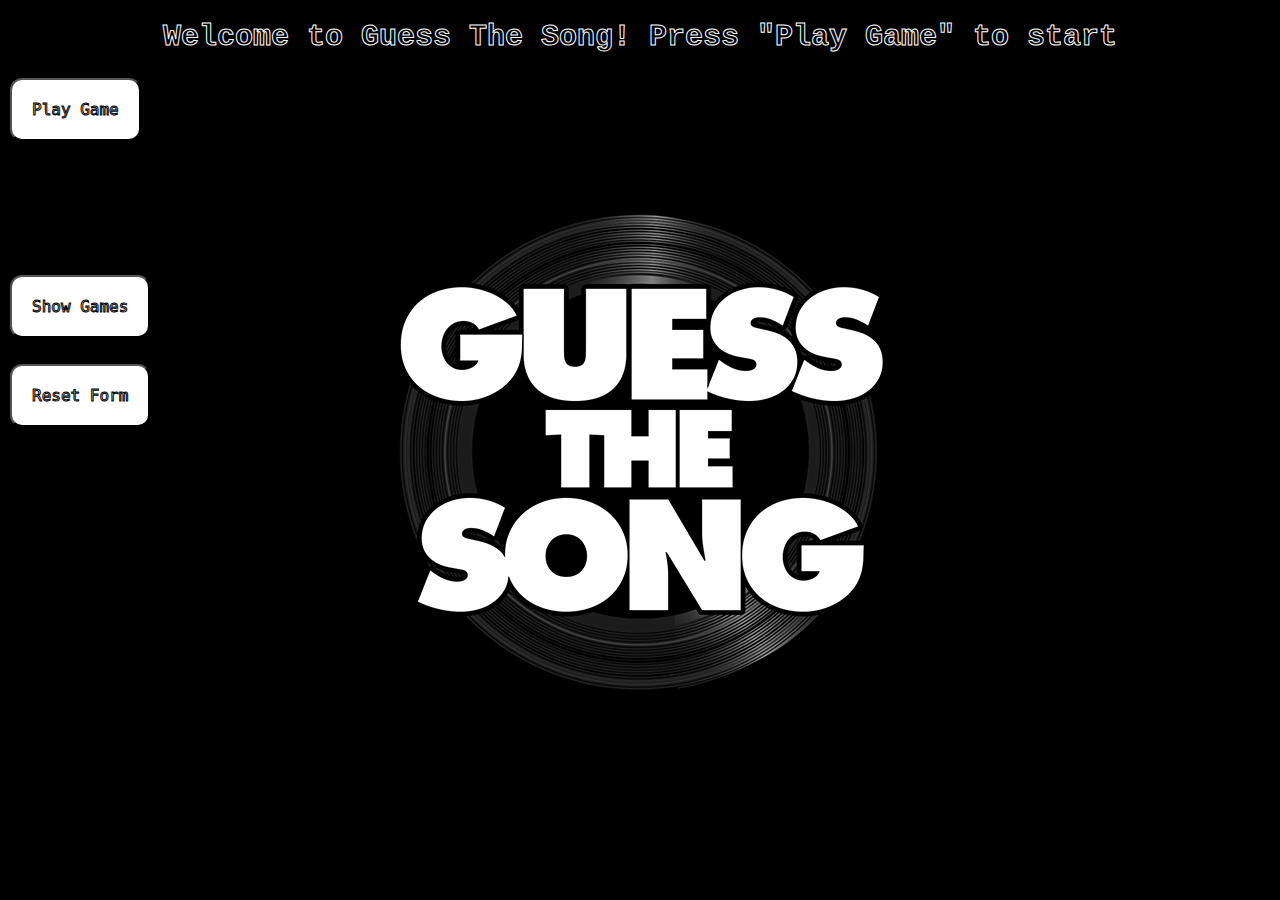
<file: guessthatsong/index.html>
<!--Justis Brown-->
<!--  1.
(PASTE YOUR SOURCE CODE IN THE RESPONSE BOX) WELCOME TO WORD GUESS!

I want you to write a single html file called FinalExam that contains the following html:

Final.html Download 

You will need to create the embedded JavaScript necessary for a user to play your game. Keep everything in this one file. 

The purpose of the game is to randomly choose a song from a pre-defined list of 1980's songs (like hangman). 

Here is the global array you can use: 
// This array contains the songs with spaces removed 
let asSongs = ["rocklobster", "peoplearepeople", "onceinalifetime", "sweetdreams", "missionaryman", "safetydance", "onlyalad", "whipit", "99redballoons"]; 

This program should have a Person class that has a firstName, lastName, and age attribute. It should also have a constructor that allows the user to pass it the first and last name. Remember, you might never assign data to an attribute in a class but it is still part of the class.

The program should also have a Contestant class that is inherited from the Person class. It has the numberOfGamesPlayed attribute (int) and totalNumberOfGuesses. It also has a gamesPlayed attribute which keep track of all of the games played (this will be an array of GamesPlayed objects).

The Contestant class should have a constructor that receives the parent's attributes and loads them properly as we have learned in OOP, and then initialize the numberOfGamesPlayed, totalNumberOfGuesses, and the gamesPlayed attributes.

The Contestant class should also have a method called showResults that returns a message with the first and last name concatenated along with the number of guesses any completed games. Only return that data if the game was completed. Otherwise if they have played a game but have not completed any games, return the message first and last name concatenated " has not finished a game". Otherwise if they have played a game and finished it, then the method returns a string like: 

Greg Anderson has made 235 guesses
Gina Anderson has not finished a game

where the name was retrieved by calling a method in the Contestant class called getFullName which returned the concatenated firstName and lastName attributes.

The showResults method then concatenates " has made " and the guessCount (from the completed games) from the array of gamesPlayed attribute (objects of GamesPlayed) and " guesses".

Do NOT USE THE totalNumberOfGuesses since this could include unfinished games. Or if they have not finished a game then the method calls the fullName method along with " has not finished a game".

Make sure the message is bolded by dynamically building that into the string. This information might never be called the but showResults method needs to exist in the Contestant class.
The program should use a global variable that is an array of Contestant objects. This array would hold each contestant and the games that they have played. It can hold multiple contestants who have played 0 to many games.

If the user clicks on the Reset Form button the code should clear out the localStorage, the global array of Contestant objects, reload the available characters string ("ABCDEFGHIJKLMNOPQRSTUVWXYZ0123456789") and clear out the used characters string (""). NOTE: DO NOT USE THE onclick name of RESET. Call the function ResetMe.

This function should make the screen look like it does when it is first displayed and no game has been played.

The GamesPlayed class has the guessCount (int) and the finishedGame (boolean) attributes. When the GamesPlayed object is created the constructor does NOT receive parameters but should set the guessCount to 0 and the finishedGame should be set to false. NOTE: When calling the Contestant showResults method, you should only count those games where the finishedGame attribute value is true for the message fullname has made # guesses. (i.e. Greg Anderson has made 235 guesses)

When the screen is first displayed, you should not see many items from the html page. Once you click on the Play Game button the user MUST enter the first and then the last name using a prompt. You will create the Contestant object and add it to the global array of uses. Then the Play Game button should disappear and p tags displayTitleName (currently underscores for each letter in the title until letters are guessed) and titleNote should be displayed along with all of the field sets for the available characters, used characters, and the fieldset controlling the guesses. When the user clicks on the Play Game button, the playGame function will be called.

NOTE: You will have to write event handlers for your buttons and attach them to the associated button. 

The Play Game function should: Get the player's first name and last name from prompts and create a new contestant object and assign it to the global array. They MUST enter a first name and a last name. Do not let them out of the prompt unless there is a value for first and last.
Store this object along with all other contestants in the global array called aoContestants. You will also keep track of the letters of the alphabet you can use and another string to keep track of which letters have been used. 

Generate a random number and use this to extract a song title to solve from the array asSongs
Generate and display the title for the displayTitleName with underscores in the place of characters (i.e. _________ )

For example, whipit would be 6 underscores next to each other without spaces
Make sure you are showing the displayTitleName, titleNote, fsPlay, fsAvailable, and fsUsed fieldset html objects in the html file.

The cursor should then be programmatically placed in the input text area called inputLetter. NOTE: This input should only allow 1 character to be typed. 

When the user clicks on the btnGuess you should: Check to see if the letter they typed is available to choose from the letters in the alphabet which have not been used. If the letter is available check to see if the letter is in the title name.

Remember that case does not matter! If you found the letter in the title and you haven’t already used that letter, fill in the underscore title with the letter found and remove it from the letters used array and add it to the letters used array. Order of the used letters does not matter. Display the available letters in the correct p tag and the used letters in the correct p tag.

For example, if they just entered in a single character check to see if that character is in the title and if so, display all occurrences of that letter (i.e. __A___A___).

Display the character(s) as uppercase and increment the guess counter for that user. As they choose letters/numbers remove them from the letters available and add them to the letters/numbers used and increment the guess counter.

If they try to use a letter already used, display a message (alert) but do not increment guess counter.

If they choose a letter that is not A-Z or 0-9 then display a message (alert) saying it is invalid and do not increment the counter.

The letters/numbers used and available letters/numbers should be displayed as bold (do not change the original HTML tag. Instead, do this dynamically through the use of JavaScript)

After they choose a letter/number, set the focus back to the input area by highlighting the character or data inside of that input. This can be done with the select() method. Then check to see if they won the game by answering all of the letters (You will need to write the checkWin function NOT A METHOD)

The checkWin function should see if there are any more letters/numbers in the song title that have not been displayed. If all of the letters have been displayed and the guess count is less than 26 then show the message (alert) "You Solved it with # of guesses!" (where # is the number of guesses it took) Otherwise show the message (alert) "You took too many guesses". If the game is over, this function should update the Contestant and GamesPlayed objects in the array by updating the totalNumberOfGuesses (keeps a running total for all games), finishedGame to true (for the current game, and increment numberOfGamesPlayed attributes. Also, clear out the input and reset the display for the available and used characters.

Then the function should hide the fsAvailable, fsUsed, and fsPlay fieldsets and display the Play Again with SAME user button and the Play Again with DIFFERENT user button. 

If they click on the Play Again with SAME user button then call the playAgain function which does everything the playGame function does BUT DOES NOT prompt or create a new user.
If they click on the Play Again with DIFFERENT user You will just call the playGame function.
If they clicked on the Final Guess button you would check to see what they typed in the finalGuess input and see if it matched the whole song title (case doesn’t matter). If they get it right, add one to the guess counter. If they did not, add 26 to the guess counter. Update the objects.

You need to keep track of each game played for each user. You will create a GamesPlayed object for each game and add that to the Contestant's array of games. You will use this object to keep track of the number of guesses for each game and whether the game was completed. You will also continue to update the total number of guesses for each user as the finish the games.
If the user clicks on the Show Games button then the program should call the showGames function. This function will sort the global array that contains all of the data based upon the user’s total number of guesses for all the games. We want to see who has guessed the most. The data should be sorted in descending order by number of totalNumberOfGuesses (we don’t care if they did not finish the game). Then store that sorted array to the local storage and open a new window called gameOutput.html In the gameOutput.html file that you will need to create, you will display the sorted data. You can decide how you want to sort the data but it has to be readable and understandable. IOW, you have to process thru the local storage and make it look somewhat nice.

You will need to display the full name along with the number of games and the total number of guesses.

Greg Anderson 454 guesses
Gina Anderson 249 guesses
Miles Anderson 15 guesses

Make sure you follow the directions! 

NOTES: Make sure you handle whether the user types in a upper or lower case character (they should be treated the same)

Make sure you put appropriate comments Make sure you use appropriate variable naming

Make sure you use appropriate OOP structured programming as learned in our course.

When you have finished the program (this should just be 1 file), copy your code and paste it here in the answer area -->
<!DOCTYPE html>
<html><head>
<meta http-equiv="content-type" content="text/html; charset=UTF-8">
<link href="styles.css" rel="stylesheet" type="text/css">
<title>GUESS THE SONG</title>
</head>
<header>
    <h1 class="welcome" id="welcome">Welcome to Guess The Song! Press "Play Game" to start
    </h1>
</header>
<body>
    
    <p class="welcome directions" id="directions" hidden>DIRECTIONS: Try to guess the letters of the song we have in mind. As you guess correctly, the letters will replace the underscores just below. Each letter you use will be relegated to the "Used Characters" box.
        You will have 26 guesses to guess all of the letters of the song. If you think you know the song, 
        but have not guessed all the letters, enter your final guess into the "final guess" box and submit. 
        Just remember, if you guess incorrectly on your final guess you automatically lose.
    </p>
    <input type="button" value="Play Game" id="btnPlayGame" onclick="newContestant()" class="button">
    <br><br>
    <input type="button" id="btnPlayAgainSame" value="Play Again with SAME user?" onclick="playGame()" class="button" hidden>
    <br><br>
    <input type="button" id="btnPlayAgainDiff" value="Play Again with DIFFERENT user?" onclick="newContestant()" class="button" hidden>
    <br><br>    
    <div>
        <fieldset id="fsAvailable" style="width:0px" hidden="" class = "avChars">
            <legend><strong><em>Available Characters:</em></strong></legend>
                <p id="availableChars">ABCDEFGHIJKLMNOPQRSTUVWXYZ0123456789</p>
        </fieldset>
    </div>
    <div>
        <fieldset id="fsUsed" style="width:0px" hidden="" class="usedChars">
            <legend><strong><em>Used Characters:</em></strong></legend>
            <p id="usedChars"></p>
        </fieldset>
    </div>
    <div>
        <fieldset id="fsPlay" style="width:0px" hidden="" class="rightFieldset mainFieldset">
            <label for="input">Enter Character:</label>
            <input type="text" id="inputLetter" maxlength="1" class="inputText">
            <br><br>
            <input type="button" id="btnGuess" value="Submit Character" onclick="guess()" class="button">
            <br><br>
            <p><strong>OR</strong></p>
            <br><br>
            <label for="finalGuess">Enter Your Final Guess:</label>
            <input type="text" id="finalGuess" class="inputText">
            <em>NOTE:But if you guess wrong, 26 will be added to your guess count</em>
            <br><br>
            <input type="button" id="btnFinalGuess" value="Final Guess" onclick="finalGuess()" class="button">
            <br><br>
        </fieldset>
    </div>
    <br><br>
    <div>
        <input type="button" id="btnShowGames" value="Show Games" onclick="showGames()" class="button">
        <br><br>
        <input type="button" id="btnResetForm" value="Reset Form" onclick="resetMe()" class="button">
    </div>
    <div class="titleDisplay">
        <p id="titleName" hidden></p>
        <p id="displayTitleName" hidden></p>
        <p id="titleNote" hidden>
            NOTE: Spaces have been removed from the song title. <br>
            If you guess right the letter will appear here
        </p>
    </div>
    <br><br><br>
    
    
    <script>
    let asSongs = ["rocklobster", "peoplearepeople", "onceinalifetime", "sweetdreams",
                 "missionaryman", "safetydance", "onlyalad", "whipit", "99redballoons"]; 
    let aoContestants = [];
    let id = 0;

    for(let i = 0; i < asSongs.length; i++){
        asSongs[i] = asSongs[i].toUpperCase();
    }

    class Person {
        firstName = "";
        lastName = "";
        age;
        id = 0;
        
        constructor(firstName, lastName, age, id){
            this.firstName = firstName;
            this.lastName = lastName;
            this.age = age;
            this.id = id;
        }
    }

    class Contestant extends Person {
        numGamesPlayed = 0;
        totNumGuesses = 0;
        gamesPlayed = [];
        totNumGuessesFinished = 0;

        constructor(numGamesPlayed, totNumGuesses, gamesPlayed, firstName, lastName, age) {
            super(firstName, lastName, age);
           
            //watch this later
        }

        showResults(){
            if (gamesPlayed.length == 0){
                return getFullName() + " has not finished a game"
            }
            else {
                for (var i = 0; i < gamesPlayed.length; i++){
                    if (finishGame == true) {
                        totNumGuessesFinished += gamesPlayed[i].guessCount;
                    }
                }
            return getFullName() + " has made " + this.totNumGuessesFinished + " guesses"
            }
        }//come back to this!!!!

        getFullName(){
            return this.firstName + " " + this.lastName;
        }
    }

    class GamesPlayed {
        guessCount;
        finishGame;
        constructor(){
            this.guessCount = 0;
            this.finishGame = false;
        }
    }

    function resetMe(){//come bac here!!
        localStorage.clear();
        aoContestants = [];
        id = 0;
        document.getElementById("welcome").hidden = false;
        document.getElementById("btnPlayAgainSame").hidden = true;
        document.getElementById("btnPlayAgainDiff").hidden = true;
        document.getElementById("btnPlayGame").hidden = false;
        document.getElementById("directions").hidden = true;
    }

    function newContestant(){
        let oContestant = new Contestant();

        

        do{
            oContestant.firstName = prompt("Enter First Name");
            oContestant.lastName = prompt("Enter Last Name");
        } while (oContestant.firstName == "" || oContestant.lastName == "");
        aoContestants.push(oContestant);
        
        oContestant.id = id;
        id++;
       playGame();
    }

    function playGame(){
        

        let iRandNum;
        let sSong;
        let sSongDis = "";
        
        aoContestants[id - 1].gamesPlayed.push(new GamesPlayed());
        aoContestants[id -1].numGamesPlayed++;
        
        document.getElementById("welcome").hidden = true;
        document.getElementById("btnPlayAgainSame").hidden = true;
        document.getElementById("btnPlayAgainDiff").hidden = true;
        document.getElementById("btnPlayGame").hidden = true;
        document.getElementById("directions").hidden = false;
        

        iRandNum = Math.floor(Math.random() * 9);
        for(let i = 0; i < asSongs.length; i++){
            if(iRandNum == i){
                sSong = asSongs[i];
            }
        }
        for(let i = 0; i < sSong.length; i++){
            sSongDis += "_"
        }
        
        document.getElementById("displayTitleName").innerHTML = sSongDis;
        document.getElementById("titleName").value = sSong;

        document.getElementById("displayTitleName").hidden = false;
        document.getElementById("titleNote").hidden = false;
        document.getElementById("fsPlay").hidden = false;
        document.getElementById("fsUsed").hidden = false;
        document.getElementById("fsAvailable").hidden = false;

        document.getElementById("inputLetter").focus();
    
    }
    function finalGuess(){
        let guess = document.getElementById("finalGuess").value;
        let sSong =  document.getElementById("titleName").value;
        let title = document.getElementById("displayTitleName").innerHTML;
        let usedChars = "";
        let g2g = false;
        let aTitle = [];
        let gameNum = aoContestants[id-1].numGamesPlayed - 1;
        let availableChars = "ABCDEFGHIJKLMNOPQRSTUVWXYZ0123456789";
        
        sSong = sSong.toUpperCase();
        guess = guess.toUpperCase();

        guess = guess.replace(/ /g, "");


        if (sSong == guess){
            aoContestants[id -1].gamesPlayed[gameNum].guessCount++;
            
        }
        else {
            aoContestants[id -1].gamesPlayed[gameNum].guessCount += 26;
        }
        document.getElementById("displayTitleName").innerHTML = sSong;
        document.getElementById("finalGuess").value = "";
        checkWin(guess);
    }
    function guess(){
        let letter = document.getElementById("inputLetter").value;
        let availableChars = document.getElementById("availableChars").innerHTML;
        let sSong = document.getElementById("titleName").value;
        let title = document.getElementById("displayTitleName").innerHTML;
        let usedChars = "";
        let g2g = false;
        let aTitle = [];
        let gameNum = aoContestants[id-1].numGamesPlayed - 1;
       

        


        for(let i = 0; i < title.length; i++){
            aTitle.push(title.charAt(i));
        }

        
        sSong = sSong.toUpperCase();
        letter = letter.toUpperCase();

        for(let i = 0; i < availableChars.length; i++){
            if(availableChars.charAt(i) == letter){
                g2g = true;
            }
        }
        if (g2g !== true ){
            alert("Invalid guess");
        }
        else {
            aoContestants[id -1].gamesPlayed[gameNum].guessCount++; //put guess count here
           availableChars = availableChars.replace(letter, "");
           document.getElementById("usedChars").innerHTML = document.getElementById("usedChars").innerHTML +  "<strong>" + letter + "</strong>"
           
        }

        for(let i = 0; i < sSong.length; i++){
            if(sSong.charAt(i) == letter){
                aTitle[i] = letter;
            }
        }
        title = aTitle.join("");
        document.getElementById("displayTitleName").innerHTML = title;
        document.getElementById("availableChars").innerHTML = availableChars;
        
        document.getElementById("inputLetter").value = "";
        document.getElementById("inputLetter").focus();

        checkWin();
    }
    function checkWin(guess){
        let gameNum = aoContestants[id-1].numGamesPlayed - 1;
        let title = document.getElementById("displayTitleName").innerHTML;
        let sSong = document.getElementById("titleName").value;
        let message = "";
        
        if(guess == sSong){
                message = "You won with " + aoContestants[id-1].gamesPlayed[gameNum].guessCount + " guesses";
                alert(message);
                aoContestants[id -1].gamesPlayed[gameNum].finishGame = true;
                aoContestants[id-1].totNumGuesses += aoContestants[id-1].gamesPlayed[gameNum].guessCount;
                endGame();
        } 
        else if(aoContestants[id-1].gamesPlayed[gameNum].guessCount >= 26){
            if(guess == sSong){
                message = "You won with " + aoContestants[id-1].gamesPlayed[gameNum].guessCount + " guesses";
                aoContestants[id -1].gamesPlayed[gameNum].finishGame = true;
                aoContestants[id-1].totNumGuesses += aoContestants[id-1].gamesPlayed[gameNum].guessCount;
                endGame();
            }
            else {
                message = "You took too many guesses";
                aoContestants[id-1].totNumGuesses += aoContestants[id-1].gamesPlayed[gameNum].guessCount;
                endGame();

            }
            alert(message);
        }
           
       
    }
    function endGame(){
        document.getElementById("displayTitleName").hidden = true;
        document.getElementById("titleNote").hidden = true;
        document.getElementById("fsPlay").hidden = true;
        document.getElementById("fsUsed").hidden = true;
        document.getElementById("fsAvailable").hidden = true;
        document.getElementById("directions").hidden = true;

        document.getElementById("btnPlayAgainSame").hidden = false;
        document.getElementById("btnPlayAgainDiff").hidden = false;

        document.getElementById("availableChars").innerHTML = "ABCDEFGHIJKLMNOPQRSTUVWXYZ0123456789";
        document.getElementById("usedChars").innerHTML = "";
    }
    function showGames(){
        let output = [];
        for (let i = 0; i < aoContestants.length - 1; i++){
            for(let j = i + 1; j < aoContestants.length; j++){
                if (aoContestants[i].totNumGuesses > aoContestants[j].totNumGuesses){
                    let temp = aoContestants[i];
                    aoContestants[i] = aoContestants[j];
                    aoContestants[j] = temp;
                }
            }
        }
        for(let i = 0; i < aoContestants.length; i++){
               output[i] = (i + 1) + ". " + aoContestants[i].firstName + " " + aoContestants[i].lastName +
               "<br>" + "total guesses: " +aoContestants[i].totNumGuesses + "<br>" +
               "total games: " + aoContestants[i].numGamesPlayed;
           }
        for(let i = 0; i < output.length; i++){
            localStorage.setItem(("item" + i), output[i]);
        }
        localStorage.setItem("length", aoContestants.length);
        window.open("gameOutput.html");
    }

</script>

</body></html>
</file>
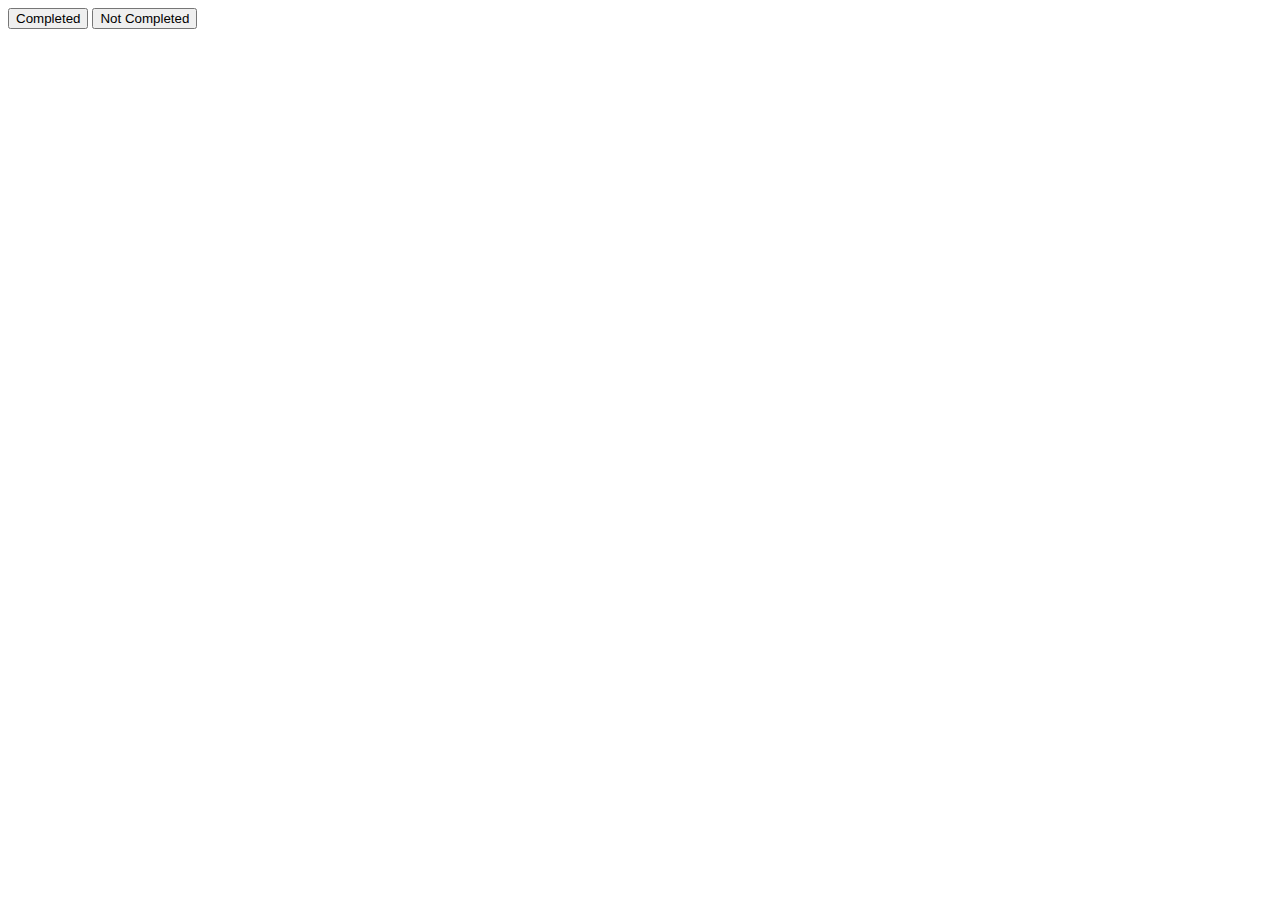
<file: jsondata/index.html>
<!--Justis Brown-->
<!--html page to render data from Rest API-->
<!DOCTYPE html>
<html>
  <head>
    <title>Parcel Sandbox</title>
    <meta charset="UTF-8" />
    <script src="index.js">
    </script>
  </head>
  <body>
    <div id="app">
    <input type="button"  value="Completed" onclick="showAllComplete()">
    <input type="button"  value="Not Completed" onclick="showAllNotComplete()">
    </div>
  </body>
</html>
</file>
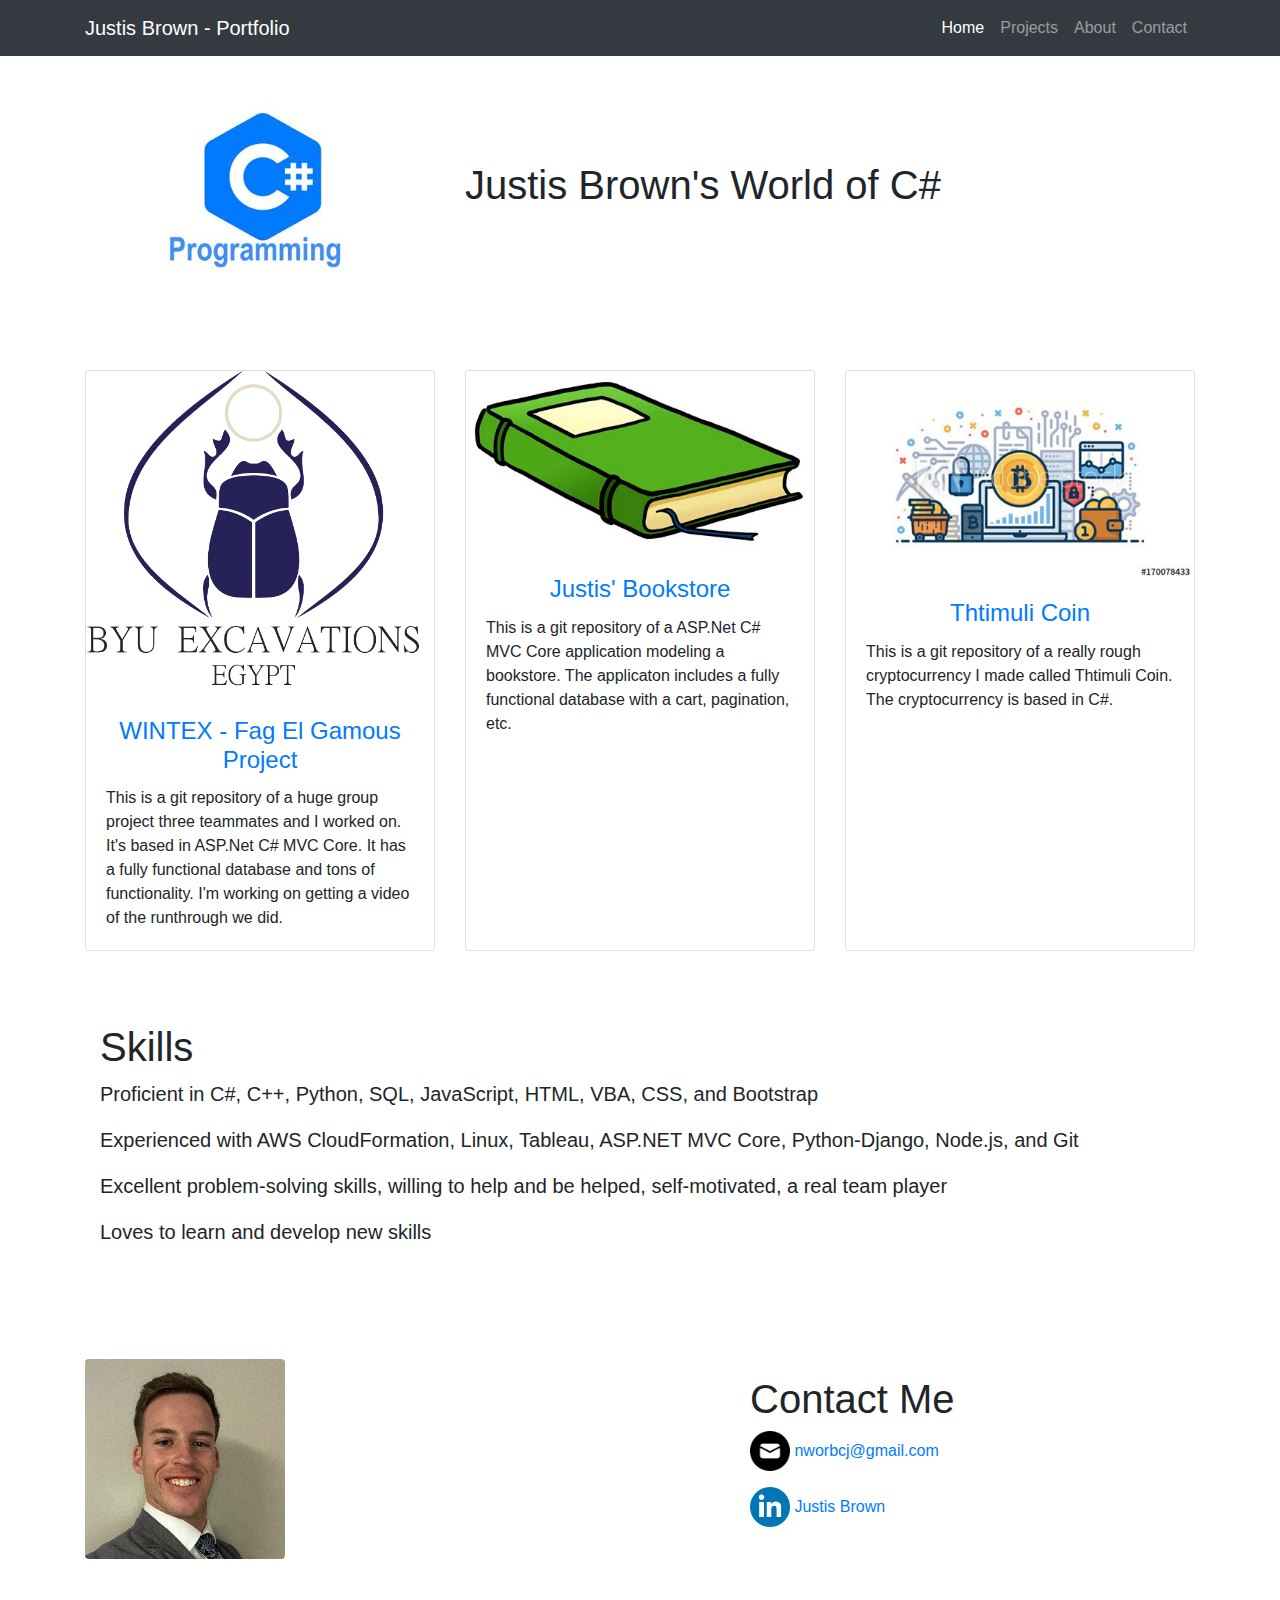
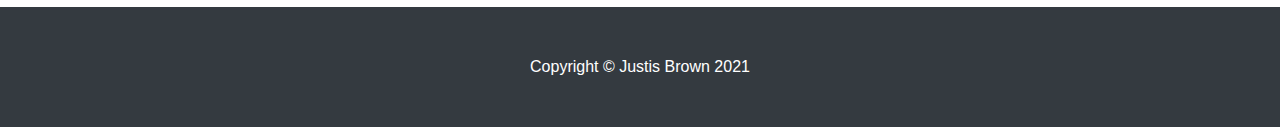
<file: csharp.html>
<!DOCTYPE html>
<html lang="en">

<head>

  <meta charset="utf-8">
  <meta name="viewport" content="width=device-width, initial-scale=1, shrink-to-fit=no">
  <meta name="description" content="">
  <meta name="author" content="">

  <title>Justis Brown - Portfolio - Python</title>

  <!-- Bootstrap core CSS -->
  <link href="vendor/bootstrap/css/bootstrap.min.css" rel="stylesheet">

  <!-- Custom styles for this template -->
  <link href="css/small-business.css" rel="stylesheet">

</head>

<body>

  <!-- Navigation -->
  <nav class="navbar navbar-expand-lg navbar-dark bg-dark fixed-top">
    <div class="container">
      <a class="navbar-brand" href="#">Justis Brown - Portfolio</a>
      <button class="navbar-toggler" type="button" data-toggle="collapse" data-target="#navbarResponsive" aria-controls="navbarResponsive" aria-expanded="false" aria-label="Toggle navigation">
        <span class="navbar-toggler-icon"></span>
      </button>
      <div class="collapse navbar-collapse" id="navbarResponsive">
        <ul class="navbar-nav ml-auto">
          <li class="nav-item active">
            <a class="nav-link" href="index.html">Home
              <span class="sr-only">(current)</span>
            </a>
          </li>
          <li class="nav-item">
            <a class="nav-link" href="#projects">Projects</a>
          </li>
          <li class="nav-item">
            <a class="nav-link" href="#carouselExampleIndicators">About</a>
          </li>
          <li class="nav-item">
            <a class="nav-link" href="#contact">Contact</a>
          </li>
        </ul>
      </div>
    </div>
  </nav>

  <!-- Page Content -->
  <div class="container">

    <!-- Heading Row -->
    <div class="row align-items-center my-5">
      <div class="col-lg-4">
        <img class="img-fluid rounded mb-4 mb-lg-0" src="img/csharp.jpg" alt="">
      </div>
      <!-- /.col-lg-8 -->
      <div class="col-lg-8">
        <h1 class="font-weight-light">Justis Brown's World of C#</h1>
      </div>
      <!-- /.col-md-4 -->
    </div>
    <!-- /.row -->

    <!-- Call to Action Well -->
    <!--<div class="card text-white bg-secondary my-5 py-4 text-center">
      <div class="card-body" >
        <p class="text-white m-0">This call to action card is a great place to showcase some important information or display a clever tagline!</p>
      </div>
    </div>-->

    
    <br><br>
  
    <!-- /.row -->
    
    
    <div class="row">
    <div class="col-lg-4 col-md-4 col-sm-6 mb-4">
        <div class="card h-100">
          <a href="https://github.com/mpixton/WINTEX.git"><img class="card-img-top" src="img/WINTEX.png" alt=""></a>
          <div class="card-body">
            <h4 class="card-title">
              <a href="https://github.com/mpixton/WINTEX.git">WINTEX - Fag El Gamous Project</a>
            </h4>
            <p class="card-text">This is a git repository of a huge group project three teammates and I worked on. It's based in ASP.Net C# MVC Core.
              It has a fully functional database and tons of functionality. I'm working on getting a video of the runthrough we did.
            </p>
          </div>
        </div>
      </div>
    <div class="col-lg-4 col-md-4 col-sm-6 mb-4">
      <div class="card h-100">
        <a href="https://github.com/jbro-lab/JustisBookstore.git"><img class="card-img-top" src="img/book.jpg" alt=""></a>
        <div class="card-body">
          <h4 class="card-title">
            <a href="https://github.com/jbro-lab/JustisBookstore.git">Justis' Bookstore</a>
          </h4>
          <p class="card-text">This is a git repository of a ASP.Net C# MVC Core application modeling a bookstore. The applicaton includes a 
          fully functional database with a cart, pagination, etc.</p>
        </div>
      </div>
    </div>
    <div class="col-lg-4 col-md-4 col-sm-6 mb-4">
      <div class="card h-100">
        <a href="https://github.com/jbro-lab/ThtimuliCoin.git"><img class="card-img-top" src="img/crypto.jpg" alt=""></a>
        <div class="card-body">
          <h4 class="card-title">
            <a href="https://github.com/jbro-lab/ThtimuliCoin.git">Thtimuli Coin</a>
          </h4>
          <p class="card-text">This is a git repository of a really rough cryptocurrency I made called Thtimuli Coin. 
          The cryptocurrency is based in C#.</p>
        </div>
      </div>
    </div>
    </div>

  

<!-- Page Content -->
<section class="py-5">
  <div class="container">
    <h1 class="font-weight-light">Skills</h1>
    <p class="lead">	Proficient in C#, C++, Python, SQL, JavaScript, HTML, VBA,  CSS, and Bootstrap</p>
    <p class="lead">	Experienced with AWS CloudFormation, Linux, Tableau, ASP.NET MVC Core, Python-Django, Node.js, and Git</p>
    <p class="lead">	Excellent problem-solving skills, willing to help and be helped, self-motivated, a real team player</p>
    <p class="lead">	Loves to learn and develop new skills</p>
  </div>
</section>


    <div class="row align-items-center my-5" id="contact">
      <div class="col-lg-7">
        <img class="img-fluid rounded mb-4 mb-lg-0" src="img/LinkedInPic.jpg" alt="">
      </div>
      <!-- /.col-lg-8 -->
      <div class="col-lg-5">
        <h1 class="font-weight-light">Contact Me</h1>
        <p><a href="mailto:nworbcj@gmail.com"><img style="max-height:40px;" src="img/emailIcon.png">    nworbcj@gmail.com</a></p>
        <p><a href="https://www.linkedin.com/in/justis-brown/"><img style="max-height:40px;" src="img/linkedinlogo.webp">   Justis Brown</a></p>
      </div>
      <!-- /.col-md-4 -->
    </div>
  </div>
  <!-- /.container -->
  
  
  

  <!-- Footer -->
  <footer class="py-5 bg-dark">
    <div class="container">
      <p class="m-0 text-center text-white">Copyright &copy; Justis Brown 2021</p>
    </div>
    <!-- /.container -->
  </footer>

  <!-- Bootstrap core JavaScript -->
  <script src="vendor/jquery/jquery.min.js"></script>
  <script src="vendor/bootstrap/js/bootstrap.bundle.min.js"></script>

</body>

</html>
</file>
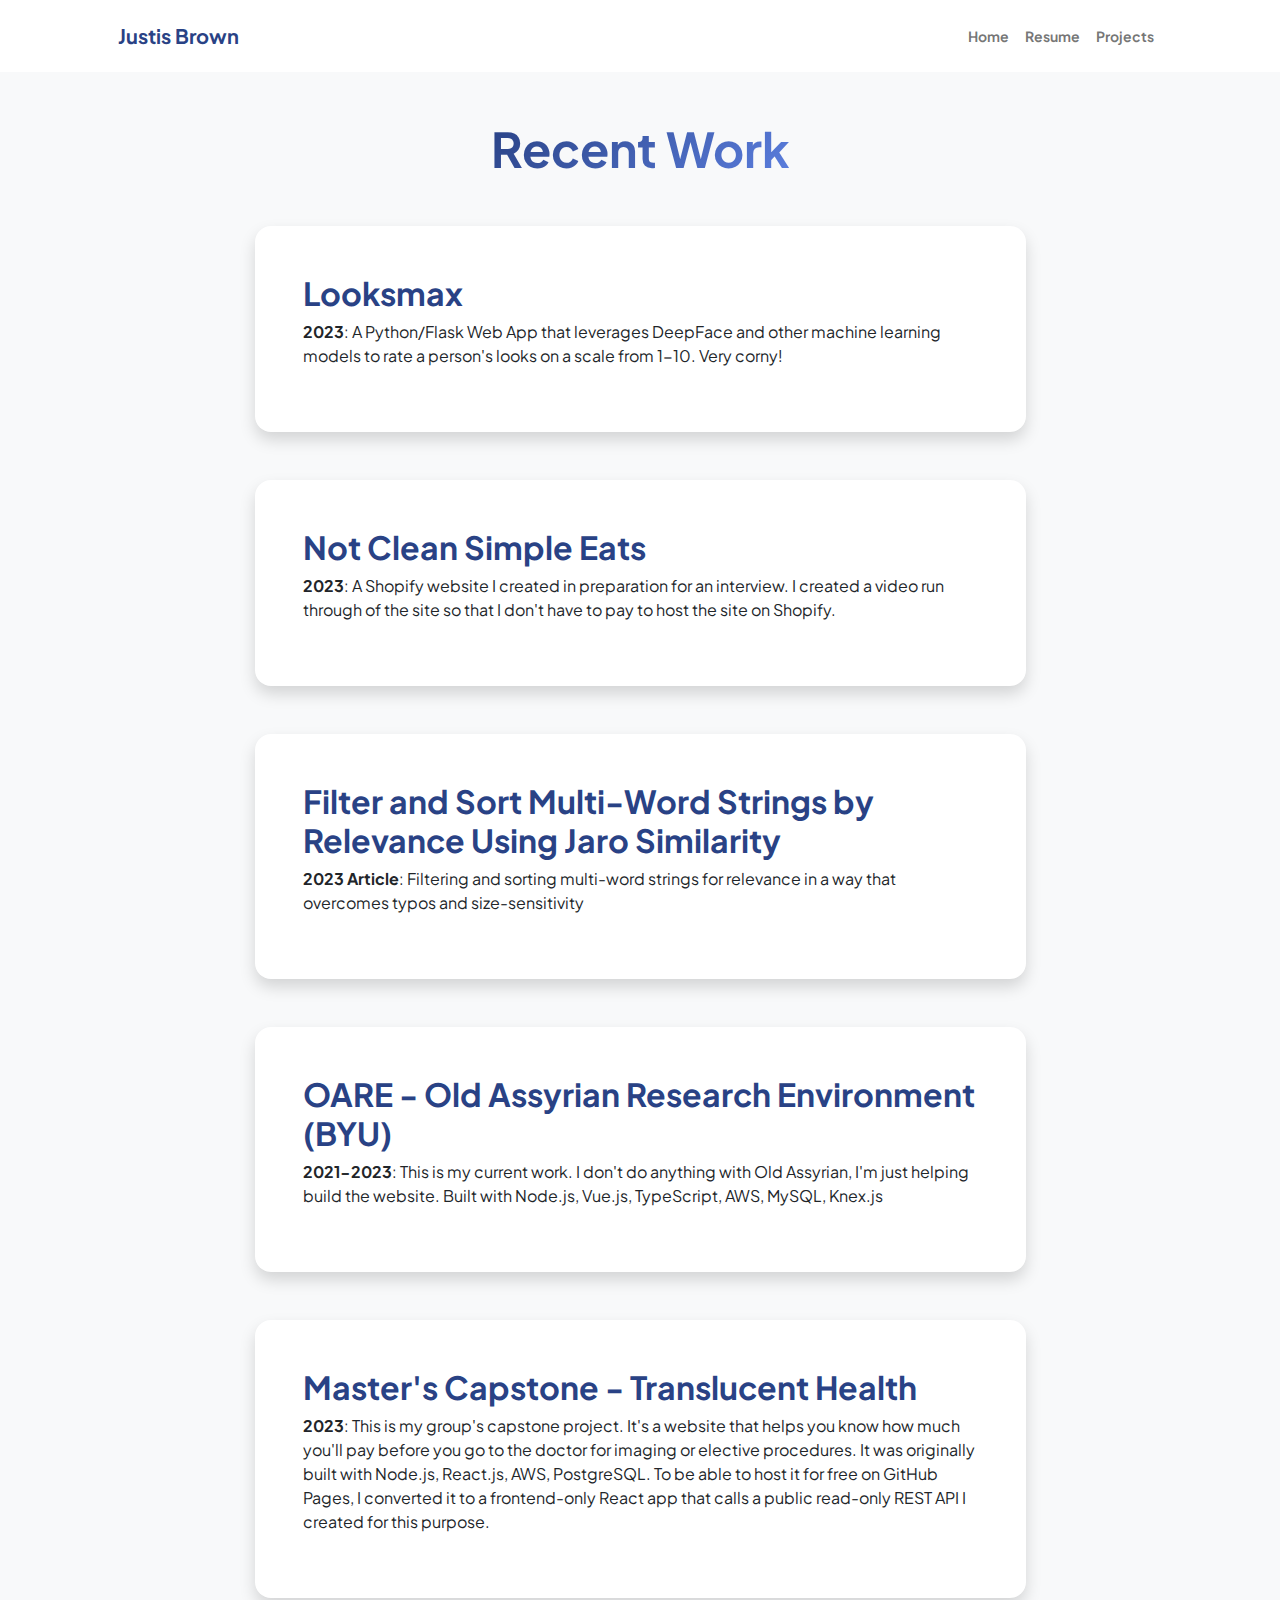
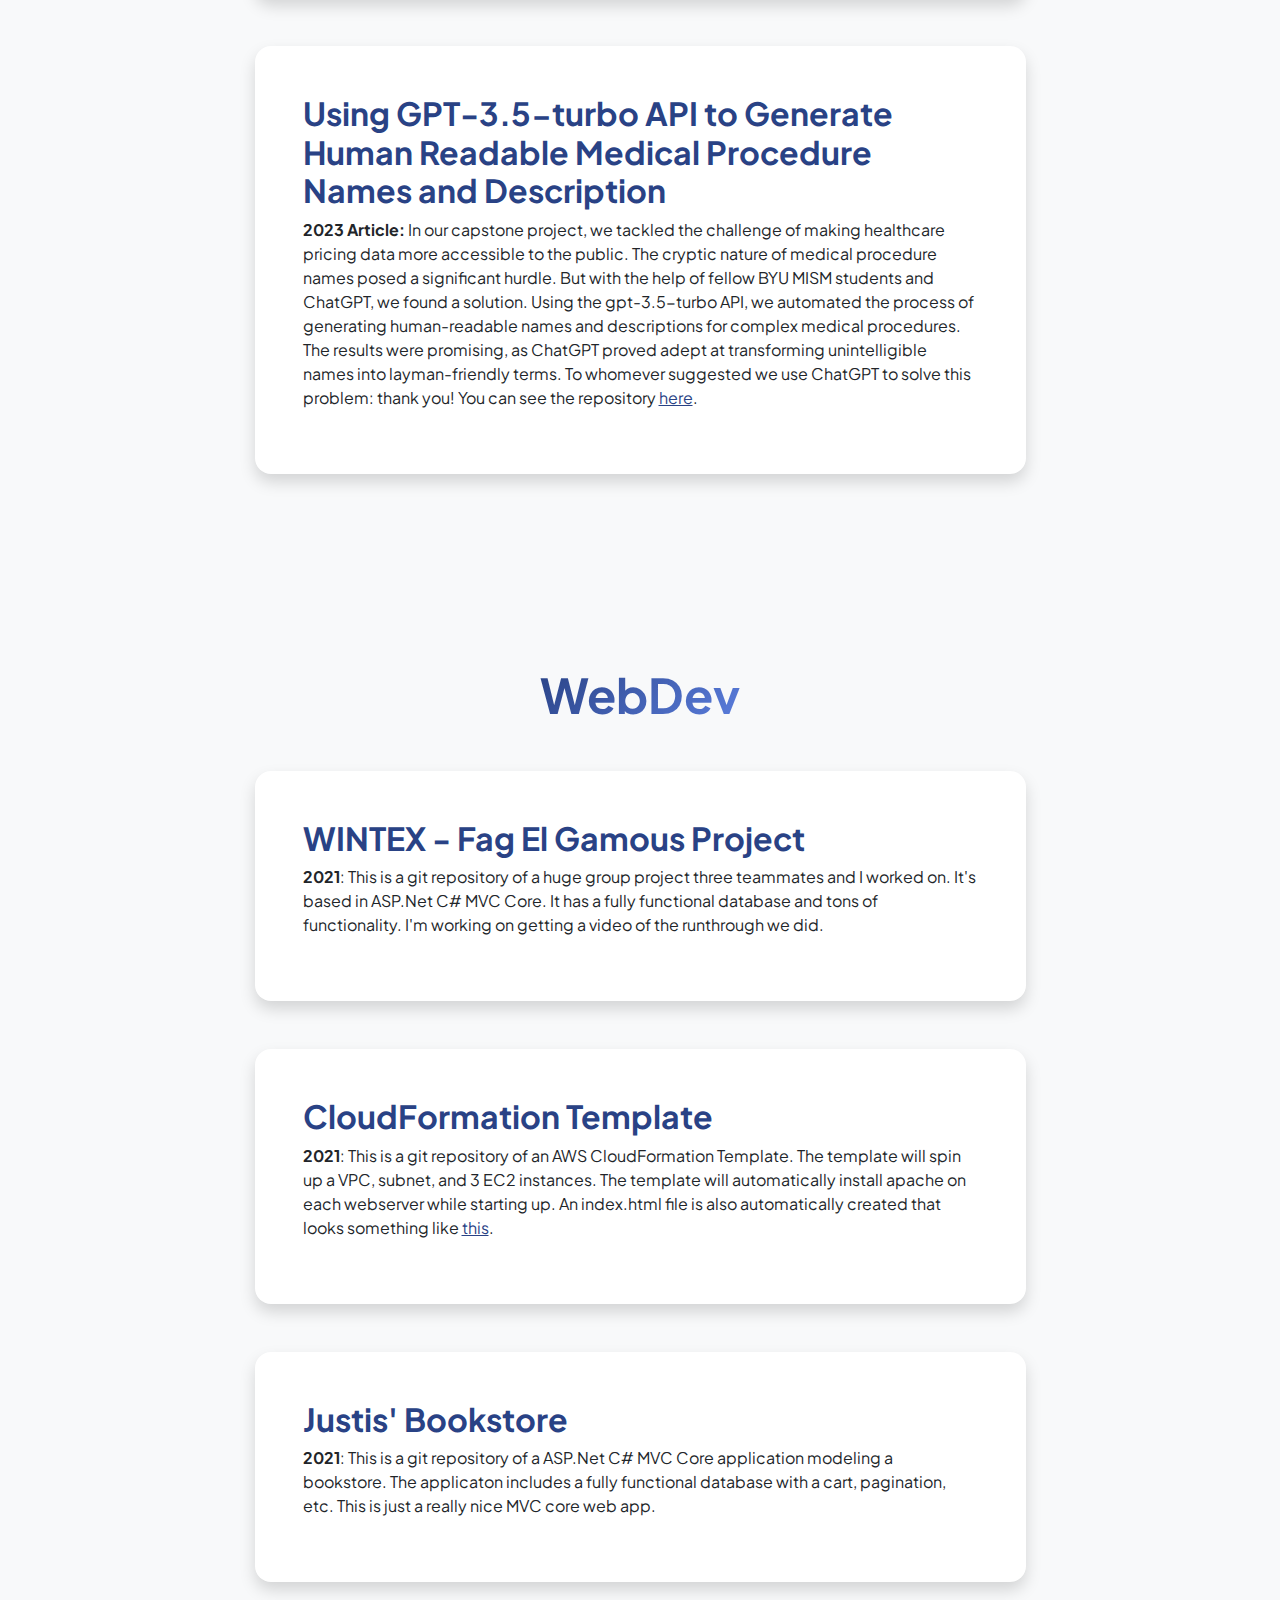
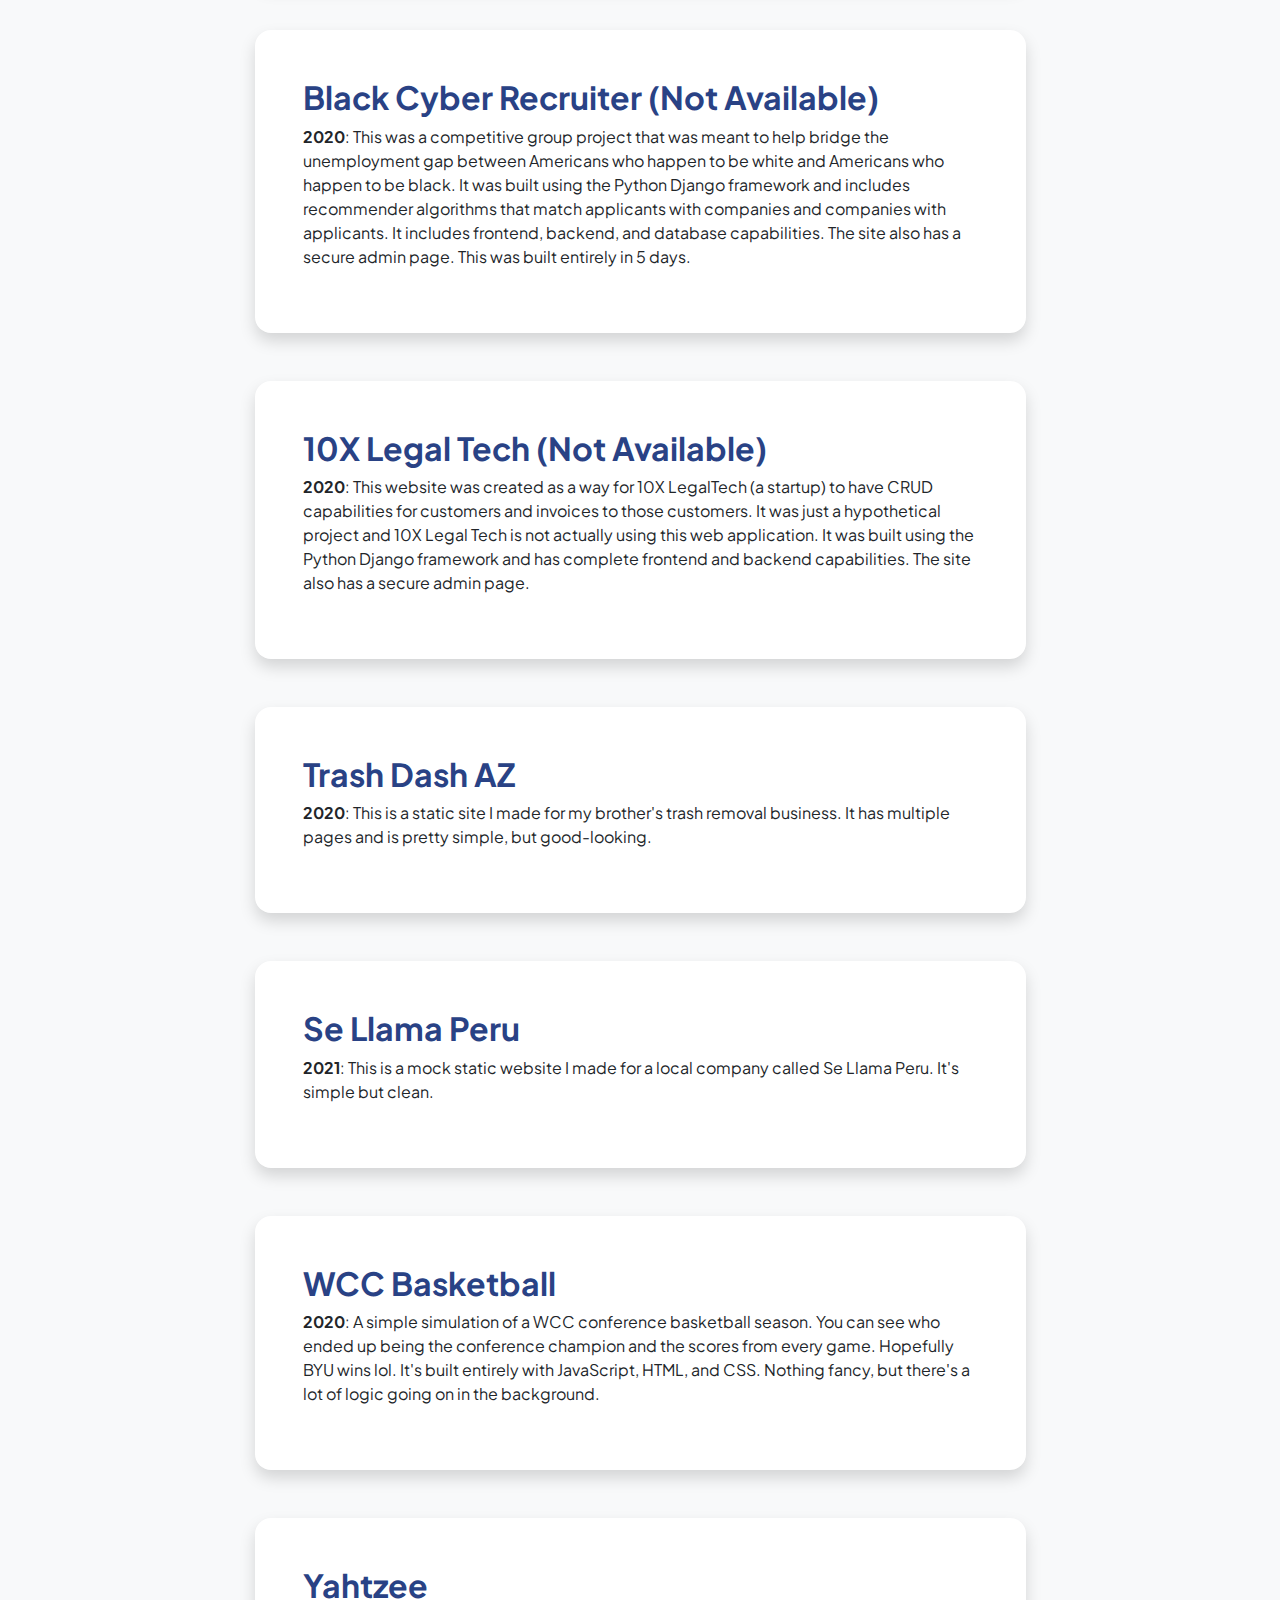
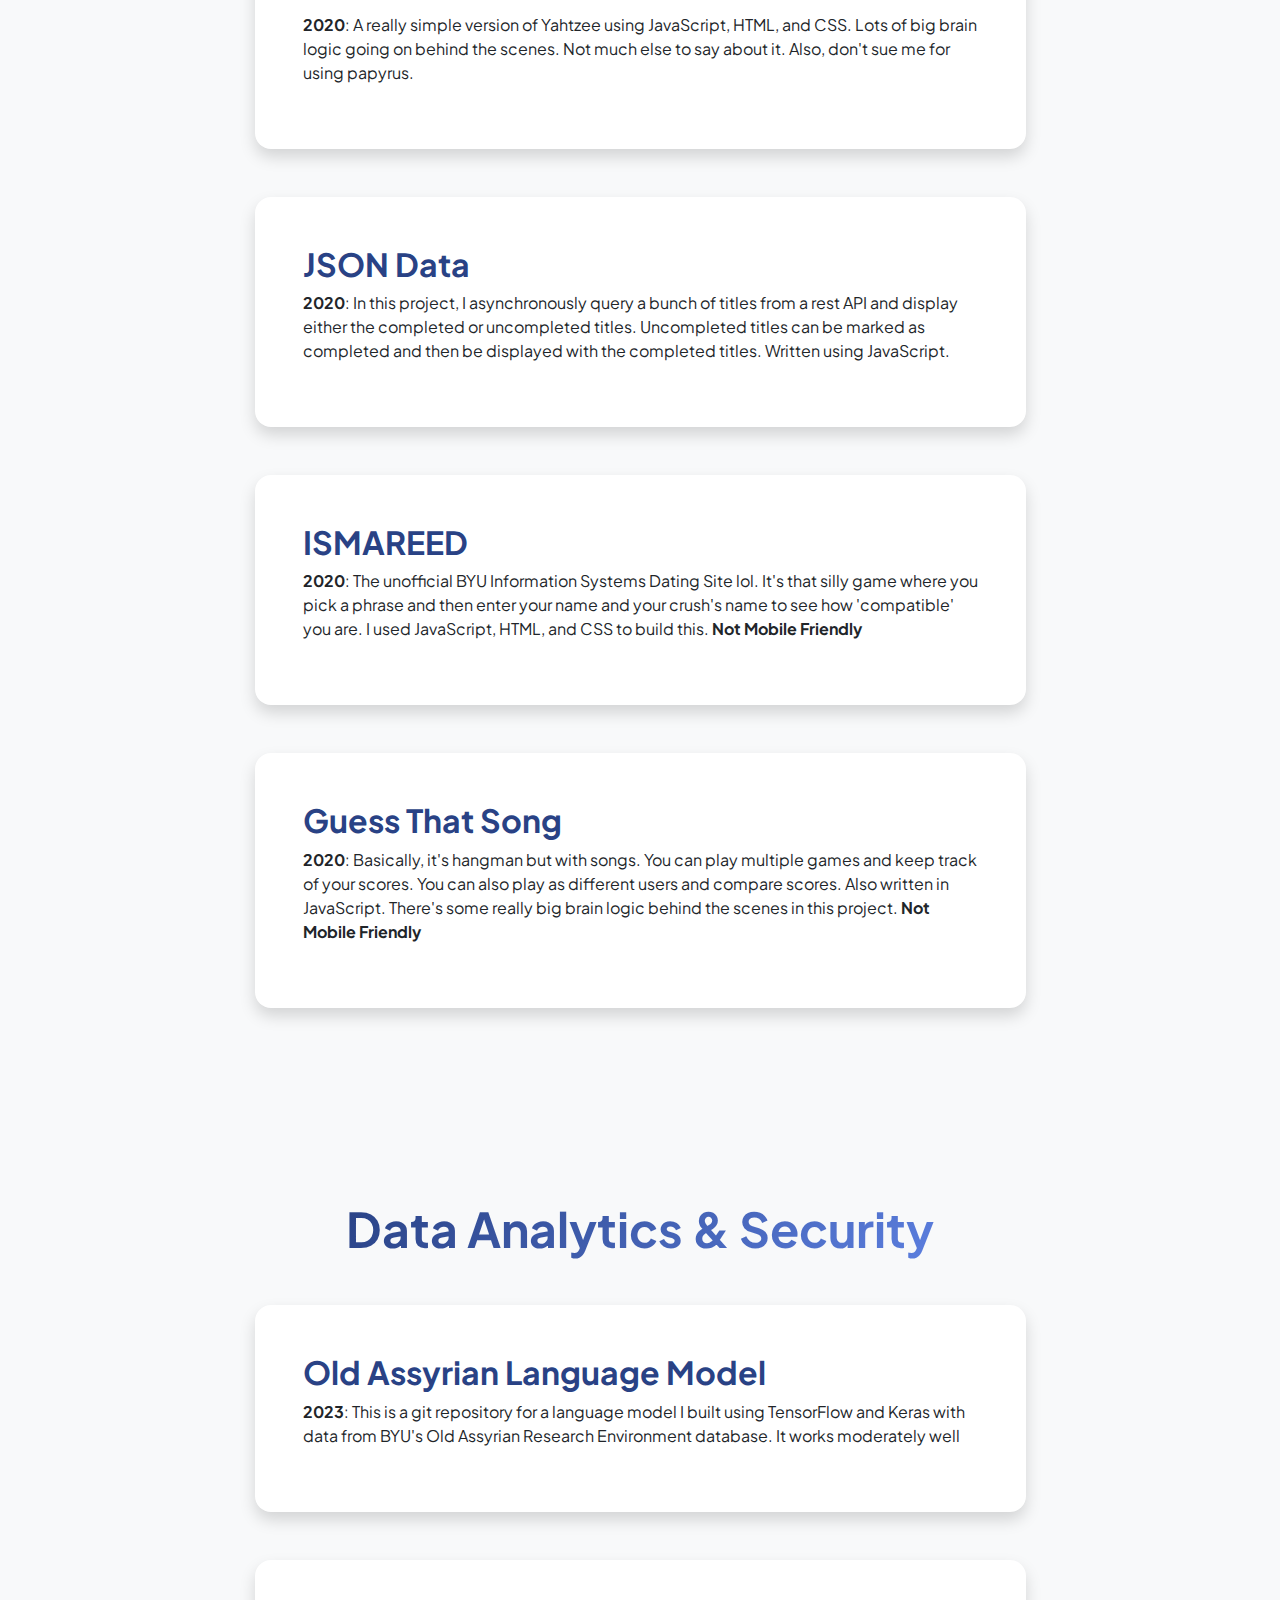
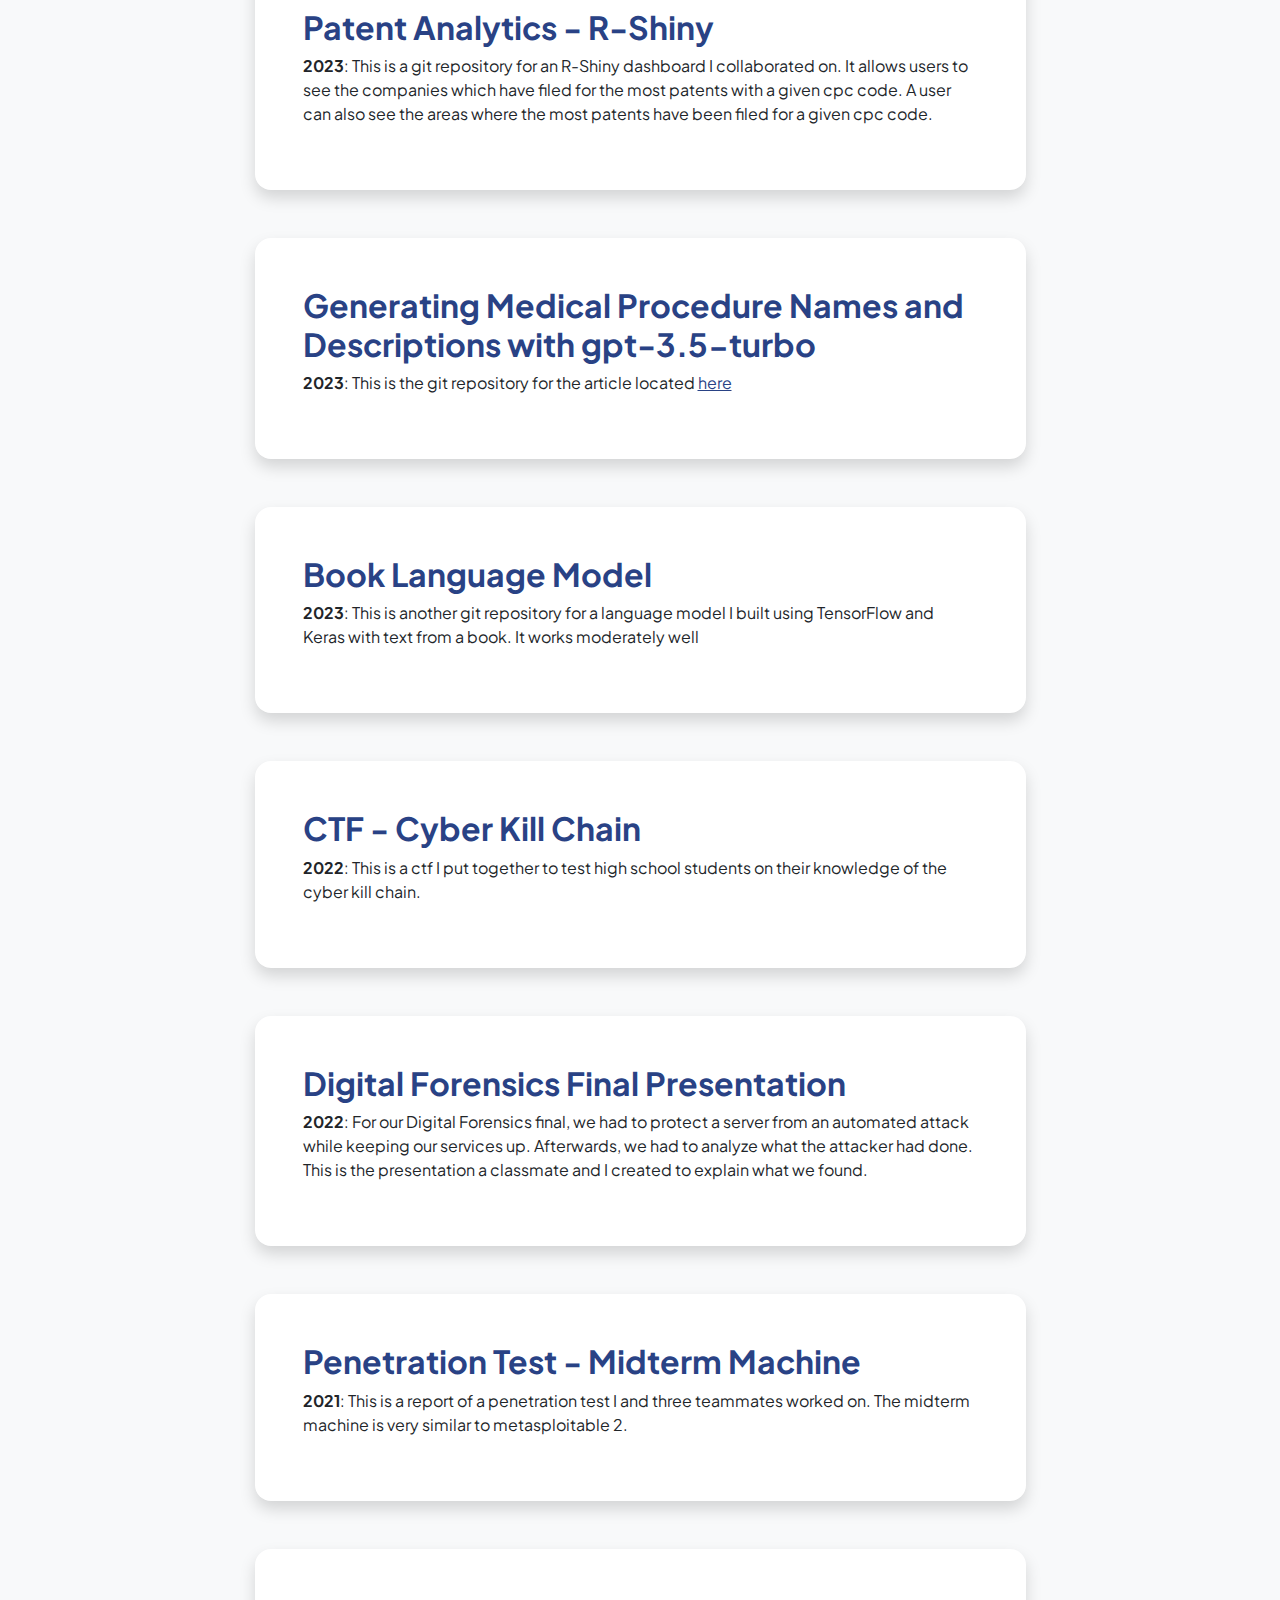
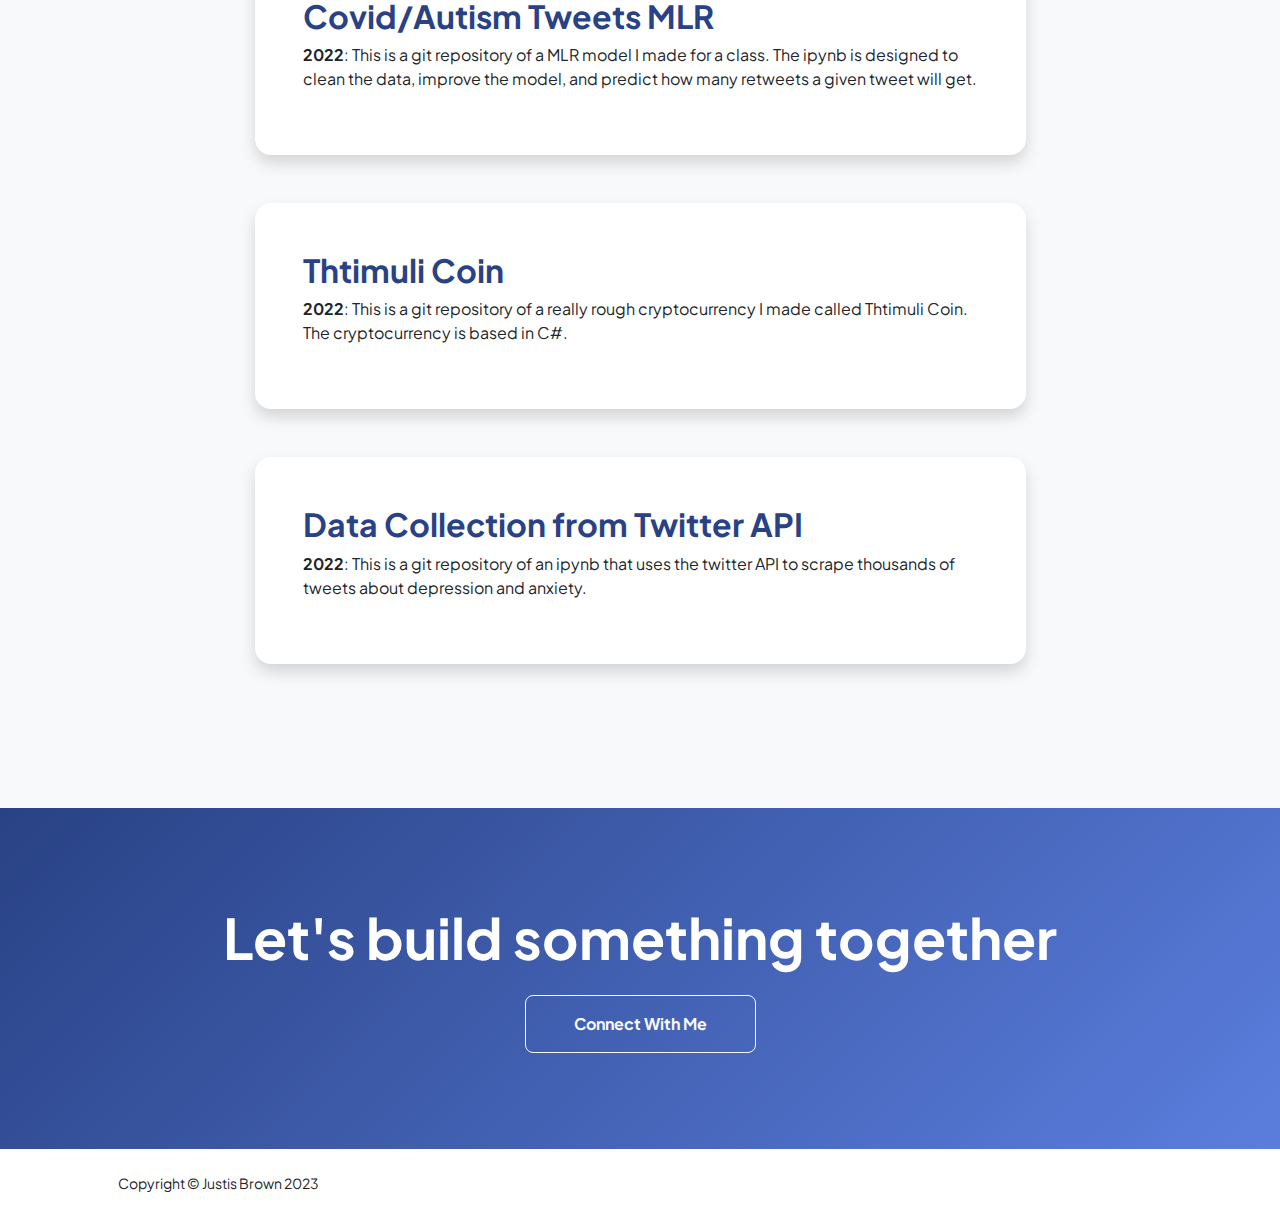
<file: projects.html>
<!DOCTYPE html>
<html lang="en">
  <head>
    <meta charset="utf-8" />
    <meta
      name="viewport"
      content="width=device-width, initial-scale=1, shrink-to-fit=no"
    />
    <meta name="description" content="" />
    <meta name="author" content="" />
    <title>Justis Brown - Portfolio</title>
    <!-- Favicon-->
    <link rel="icon" type="image/x-icon" href="assets/favicon.ico" />
    <!-- Custom Google font-->
    <link rel="preconnect" href="https://fonts.googleapis.com" />
    <link rel="preconnect" href="https://fonts.gstatic.com" crossorigin />
    <link
      href="https://fonts.googleapis.com/css2?family=Plus+Jakarta+Sans:wght@100;200;300;400;500;600;700;800;900&amp;display=swap"
      rel="stylesheet"
    />
    <!-- Bootstrap icons-->
    <link
      href="https://cdn.jsdelivr.net/npm/bootstrap-icons@1.8.1/font/bootstrap-icons.css"
      rel="stylesheet"
    />
    <!-- Core theme CSS (includes Bootstrap)-->
    <link href="css/styles.css" rel="stylesheet" />
  </head>
  <body class="d-flex flex-column h-100 bg-light" onload="loadProjects()">
    <main class="flex-shrink-0">
      <!-- Navigation-->
      <nav class="navbar navbar-expand-lg navbar-light bg-white py-3">
        <div class="container px-5">
          <a class="navbar-brand" href="index.html"
            ><span class="fw-bolder text-primary">Justis Brown</span></a
          >
          <button
            class="navbar-toggler"
            type="button"
            data-bs-toggle="collapse"
            data-bs-target="#navbarSupportedContent"
            aria-controls="navbarSupportedContent"
            aria-expanded="false"
            aria-label="Toggle navigation"
          >
            <span class="navbar-toggler-icon"></span>
          </button>
          <div class="collapse navbar-collapse" id="navbarSupportedContent">
            <ul class="navbar-nav ms-auto mb-2 mb-lg-0 small fw-bolder">
              <li class="nav-item">
                <a class="nav-link" href="index.html">Home</a>
              </li>
              <li class="nav-item">
                <a class="nav-link" href="resume.html">Resume</a>
              </li>
              <li class="nav-item">
                <a class="nav-link" href="projects.html">Projects</a>
              </li>
              <!-- <li class="nav-item">
                <a class="nav-link" href="contact.html">Contact</a>
              </li> -->
            </ul>
          </div>
        </div>
      </nav>
      <!-- Projects Section-->
      <section class="py-5">
        <div class="container px-5 mb-5">
          <div class="text-center mb-5">
            <h1 class="display-5 fw-bolder mb-0">
              <span class="text-gradient d-inline">Recent Work</span>
            </h1>
          </div>
          <div class="row gx-5 justify-content-center">
            <div id="currentWork" class="col-lg-11 col-xl-9 col-xxl-8"></div>
          </div>
        </div>
      </section>
      <section class="py-5">
        <div class="container px-5 mb-5">
          <div class="text-center mb-5">
            <h1 class="display-5 fw-bolder mb-0">
              <span class="text-gradient d-inline">WebDev</span>
            </h1>
          </div>
          <div class="row gx-5 justify-content-center">
            <div id="webdev" class="col-lg-11 col-xl-9 col-xxl-8"></div>
          </div>
        </div>
      </section>
      <section class="py-5">
        <div class="container px-5 mb-5">
          <div class="text-center mb-5">
            <h1 class="display-5 fw-bolder mb-0">
              <span class="text-gradient d-inline"
                >Data Analytics & Security</span
              >
            </h1>
          </div>
          <div class="row gx-5 justify-content-center">
            <div
              id="analyticsSecurity"
              class="col-lg-11 col-xl-9 col-xxl-8"
            ></div>
          </div>
        </div>
      </section>
      <!-- Call to action section-->
      <section class="py-5 bg-gradient-primary-to-secondary text-white">
        <div class="container px-5 my-5">
          <div class="text-center">
            <h2 class="display-4 fw-bolder mb-4">
              Let's build something together
            </h2>
            <a
              class="btn btn-outline-light btn-lg px-5 py-3 fs-6 fw-bolder"
              href="https://www.linkedin.com/in/justis-brown/"
              >Connect With Me</a
            >
          </div>
        </div>
      </section>
    </main>
    <!-- Footer-->
    <footer class="bg-white py-4 mt-auto">
      <div class="container px-5">
        <div
          class="row align-items-center justify-content-between flex-column flex-sm-row"
        >
          <div class="col-auto">
            <div class="small m-0">Copyright &copy; Justis Brown 2023</div>
          </div>
          <!-- <div class="col-auto">
            <a class="small" href="#!">Privacy</a>
            <span class="mx-1">&middot;</span>
            <a class="small" href="#!">Terms</a>
            <span class="mx-1">&middot;</span>
            <a class="small" href="#!">Contact</a>
          </div> -->
        </div>
      </div>
    </footer>
    <!-- Bootstrap core JS-->
    <script src="https://cdn.jsdelivr.net/npm/bootstrap@5.2.3/dist/js/bootstrap.bundle.min.js"></script>
    <!-- Core theme JS-->
    <script src="js/scripts.js"></script>
  </body>
</html>
</file>
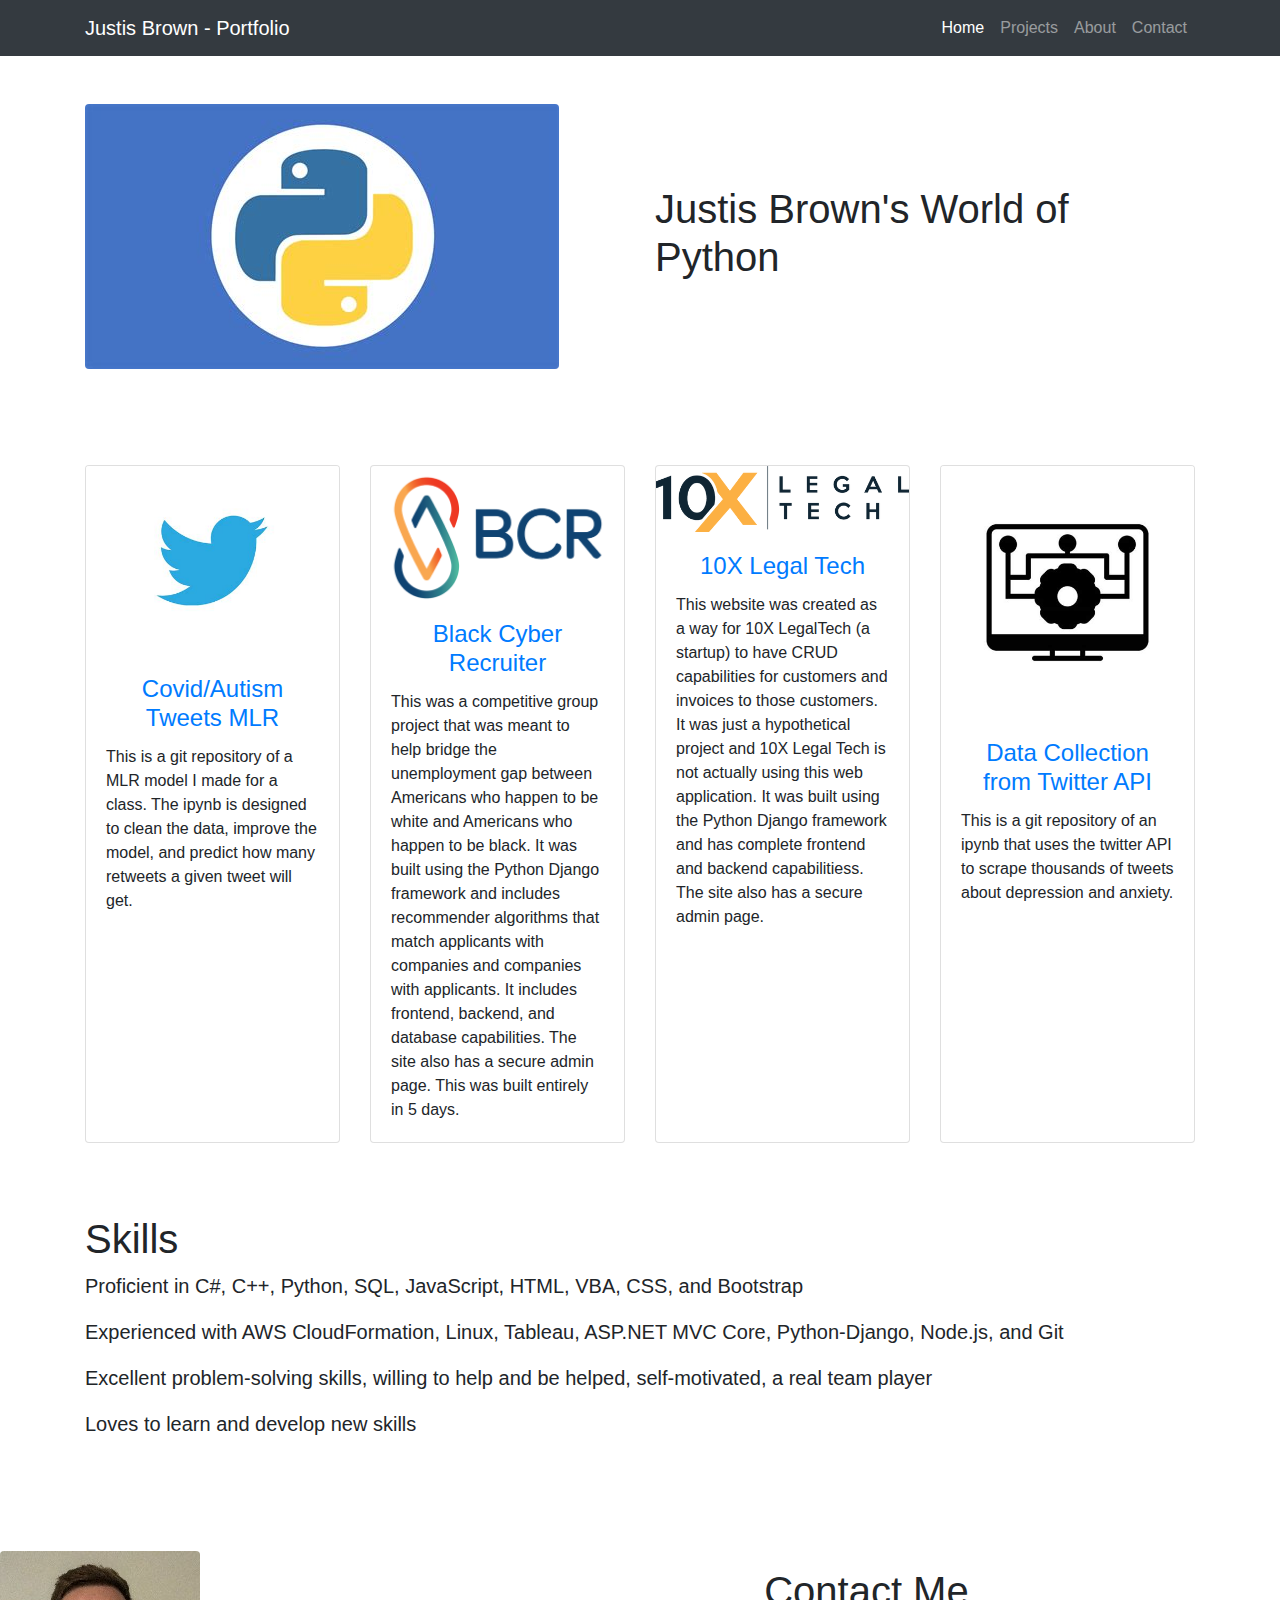
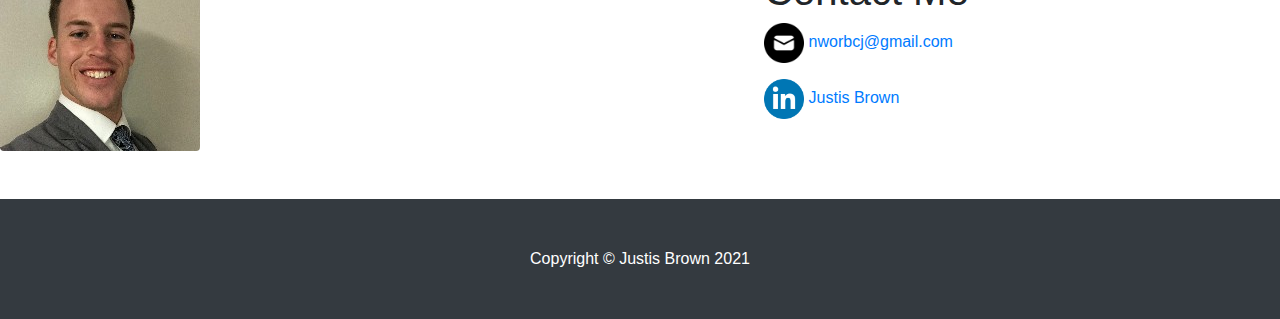
<file: python.html>
<!DOCTYPE html>
<html lang="en">

<head>

  <meta charset="utf-8">
  <meta name="viewport" content="width=device-width, initial-scale=1, shrink-to-fit=no">
  <meta name="description" content="">
  <meta name="author" content="">

  <title>Justis Brown - Portfolio - Python</title>

  <!-- Bootstrap core CSS -->
  <link href="vendor/bootstrap/css/bootstrap.min.css" rel="stylesheet">

  <!-- Custom styles for this template -->
  <link href="css/small-business.css" rel="stylesheet">

</head>

<body>

  <!-- Navigation -->
  <nav class="navbar navbar-expand-lg navbar-dark bg-dark fixed-top">
    <div class="container">
      <a class="navbar-brand" href="#">Justis Brown - Portfolio</a>
      <button class="navbar-toggler" type="button" data-toggle="collapse" data-target="#navbarResponsive" aria-controls="navbarResponsive" aria-expanded="false" aria-label="Toggle navigation">
        <span class="navbar-toggler-icon"></span>
      </button>
      <div class="collapse navbar-collapse" id="navbarResponsive">
        <ul class="navbar-nav ml-auto">
          <li class="nav-item active">
            <a class="nav-link" href="index.html">Home
              <span class="sr-only">(current)</span>
            </a>
          </li>
          <li class="nav-item">
            <a class="nav-link" href="#projects">Projects</a>
          </li>
          <li class="nav-item">
            <a class="nav-link" href="#carouselExampleIndicators">About</a>
          </li>
          <li class="nav-item">
            <a class="nav-link" href="#contact">Contact</a>
          </li>
        </ul>
      </div>
    </div>
  </nav>

  <!-- Page Content -->
  <div class="container">

    <!-- Heading Row -->
    <div class="row align-items-center my-5">
      <div class="col-lg-6">
        <img class="img-fluid rounded mb-4 mb-lg-0" src="img/python.jpg" alt="">
      </div>
      <!-- /.col-lg-8 -->
      <div class="col-lg-6">
        <h1 class="font-weight-light">Justis Brown's World of Python</h1>
      </div>
      <!-- /.col-md-4 -->
    </div>
    <!-- /.row -->

    <!-- Call to Action Well -->
    <!--<div class="card text-white bg-secondary my-5 py-4 text-center">
      <div class="card-body" >
        <p class="text-white m-0">This call to action card is a great place to showcase some important information or display a clever tagline!</p>
      </div>
    </div>-->

    
    <br><br>
  
    <!-- /.row -->
    
    
    <div class="row">
    <div class="col-lg-3 col-md-4 col-sm-6 mb-4">
      <div class="card h-100">
        <a href="https://github.com/jbro-lab/CovidTweetsMLR.git"><img class="card-img-top" src="img/twitter.jpg" alt=""></a>
        <div class="card-body">
          <h4 class="card-title">
            <a href="https://github.com/jbro-lab/CovidTweetsMLR.git">Covid/Autism Tweets MLR</a>
          </h4>
          <p class="card-text">This is a git repository of a MLR model I made for a class. The ipynb is designed to clean the data,
           improve the model, and predict how many retweets a given tweet will get.</p>
        </div>
      </div>
    </div>
    <div class="col-lg-3 col-md-4 col-sm-6 mb-4">
      <div class="card h-100">
        <a href="https://bcrintex1-5.herokuapp.com/"><img class="card-img-top" src="img/BCR-logo-trans.PNG" alt=""></a>
        <div class="card-body">
          <h4 class="card-title">
            <a href="https://bcrintex1-5.herokuapp.com/">Black Cyber Recruiter</a>
          </h4>
          <p class="card-text">This was a competitive group project that was meant to help bridge the
            unemployment gap between Americans who happen to be white and Americans who happen to be black.
            It was built using the Python Django framework and includes recommender algorithms that match applicants
            with companies and companies with applicants. It includes frontend, backend, and database capabilities. The site 
            also has a secure admin page. This was built entirely in 5 days.</p>
        </div>
      </div>
    </div>
    <div class="col-lg-3 col-md-4 col-sm-6 mb-4">
      <div class="card h-100">
        <a href="https://legaltech10x.herokuapp.com/"><img class="card-img-top" src="img/10XLegalTech.png" alt=""></a>
        <div class="card-body">
          <h4 class="card-title">
            <a href="https://legaltech10x.herokuapp.com/">10X Legal Tech</a>
          </h4>
          <p class="card-text">This website was created as a way for 10X LegalTech (a startup)
            to have CRUD capabilities for customers and invoices to those customers. It was just 
            a hypothetical project and 10X Legal Tech is not actually using this web application.
            It was built using the Python Django framework and has complete frontend and backend 
            capabilitiess. The site also has a secure admin page.</p>
        </div>
      </div>
    </div>
    <div class="col-lg-3 col-md-4 col-sm-6 mb-4">
      <div class="card h-100">
        <a href="https://github.com/jbro-lab/DataCollectionTwitterDepression.git"><img class="card-img-top"  src="img/api.jpg" alt=""></a>
        <div class="card-body">
          <h4 class="card-title">
            <a href="https://github.com/jbro-lab/DataCollectionTwitterDepression.git">Data Collection from Twitter API</a>
          </h4>
          <p class="card-text">This is a git repository of an ipynb that uses the twitter API to scrape thousands of tweets about depression and anxiety.</p>
        </div>
      </div>
    </div>
  </div>
  </div>
  
  

<!-- Page Content -->
<section class="py-5">
  <div class="container">
    <h1 class="font-weight-light">Skills</h1>
    <p class="lead">	Proficient in C#, C++, Python, SQL, JavaScript, HTML, VBA,  CSS, and Bootstrap</p>
    <p class="lead">	Experienced with AWS CloudFormation, Linux, Tableau, ASP.NET MVC Core, Python-Django, Node.js, and Git</p>
    <p class="lead">	Excellent problem-solving skills, willing to help and be helped, self-motivated, a real team player</p>
    <p class="lead">	Loves to learn and develop new skills</p>
  </div>
</section>


    <div class="row align-items-center my-5" id="contact">
      <div class="col-lg-7">
        <img class="img-fluid rounded mb-4 mb-lg-0" src="img/LinkedInPic.jpg" alt="">
      </div>
      <!-- /.col-lg-8 -->
      <div class="col-lg-5">
        <h1 class="font-weight-light">Contact Me</h1>
        <p><a href="mailto:nworbcj@gmail.com"><img style="max-height:40px;" src="img/emailIcon.png">    nworbcj@gmail.com</a></p>
        <p><a href="https://www.linkedin.com/in/justis-brown/"><img style="max-height:40px;" src="img/linkedinlogo.webp">   Justis Brown</a></p>
      </div>
      <!-- /.col-md-4 -->
    </div>
  </div>
  <!-- /.container -->
  
  
  

  <!-- Footer -->
  <footer class="py-5 bg-dark">
    <div class="container">
      <p class="m-0 text-center text-white">Copyright &copy; Justis Brown 2021</p>
    </div>
    <!-- /.container -->
  </footer>

  <!-- Bootstrap core JavaScript -->
  <script src="vendor/jquery/jquery.min.js"></script>
  <script src="vendor/bootstrap/js/bootstrap.bundle.min.js"></script>

</body>

</html>
</file>
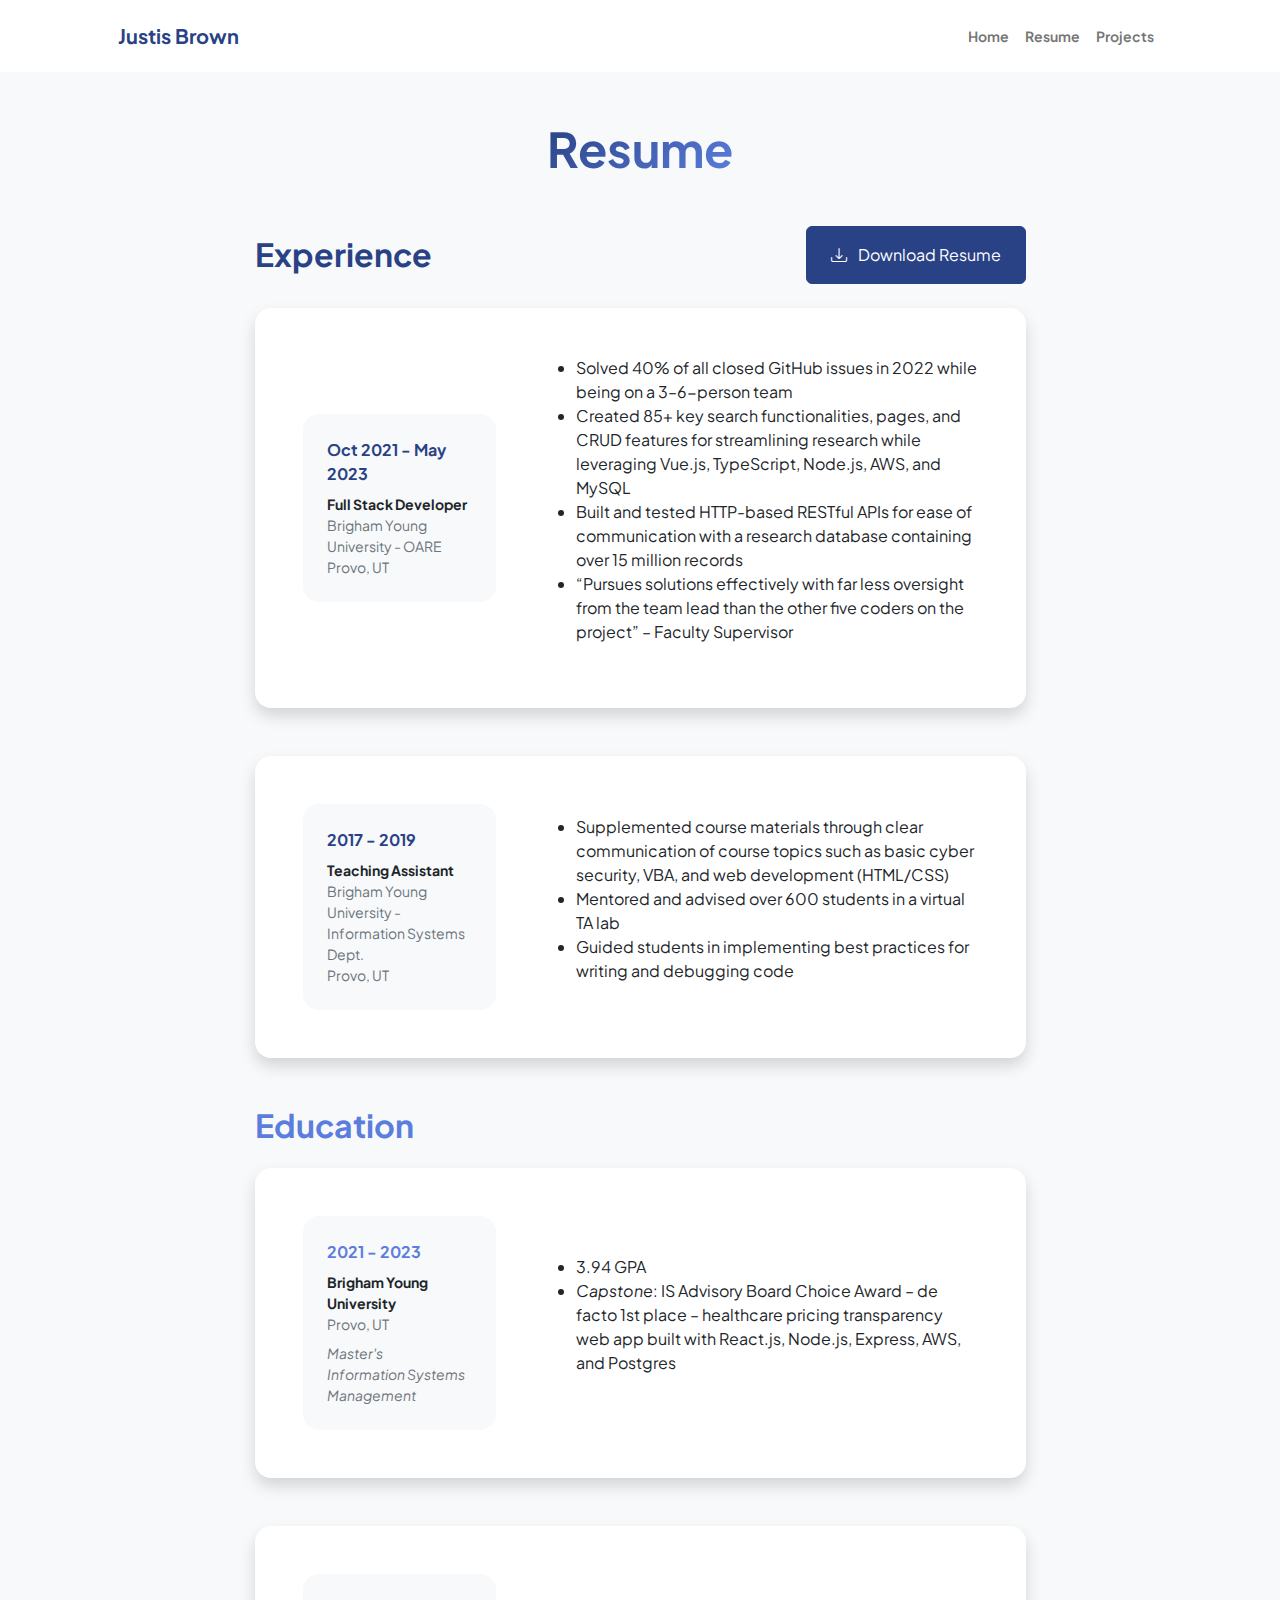
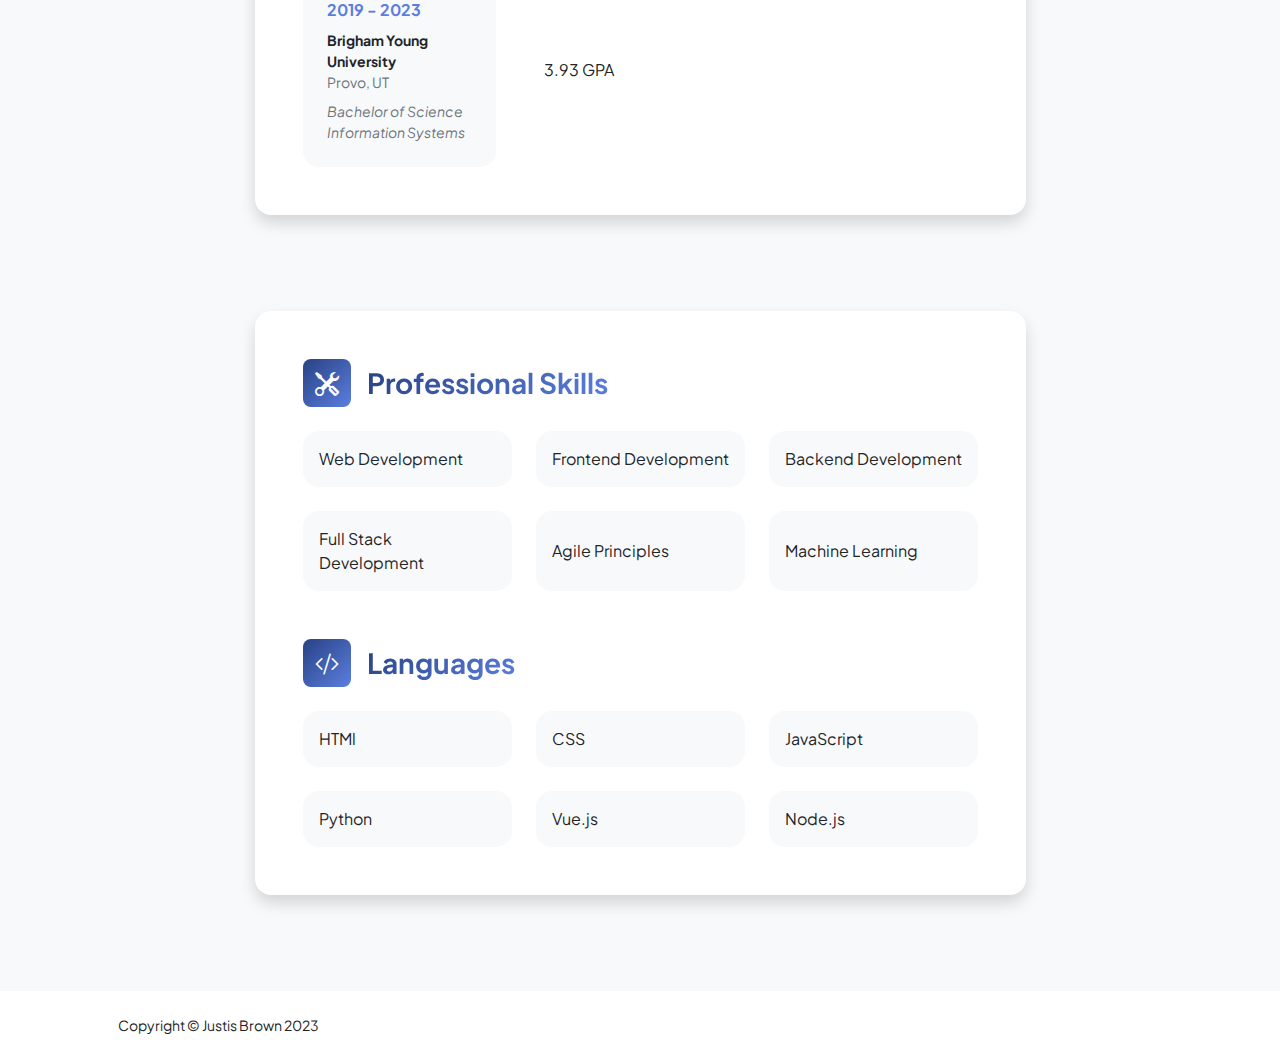
<file: resume.html>
<!DOCTYPE html>
<html lang="en">
  <head>
    <meta charset="utf-8" />
    <meta
      name="viewport"
      content="width=device-width, initial-scale=1, shrink-to-fit=no"
    />
    <meta name="description" content="" />
    <meta name="author" content="" />
    <title>Justis Brown - Portfolio</title>
    <!-- Favicon-->
    <link rel="icon" type="image/x-icon" href="assets/favicon.ico" />
    <!-- Custom Google font-->
    <link rel="preconnect" href="https://fonts.googleapis.com" />
    <link rel="preconnect" href="https://fonts.gstatic.com" crossorigin />
    <link
      href="https://fonts.googleapis.com/css2?family=Plus+Jakarta+Sans:wght@100;200;300;400;500;600;700;800;900&amp;display=swap"
      rel="stylesheet"
    />
    <!-- Bootstrap icons-->
    <link
      href="https://cdn.jsdelivr.net/npm/bootstrap-icons@1.8.1/font/bootstrap-icons.css"
      rel="stylesheet"
    />
    <!-- Core theme CSS (includes Bootstrap)-->
    <link href="css/styles.css" rel="stylesheet" />
  </head>
  <body class="d-flex flex-column h-100 bg-light">
    <main class="flex-shrink-0">
      <!-- Navigation-->
      <nav class="navbar navbar-expand-lg navbar-light bg-white py-3">
        <div class="container px-5">
          <a class="navbar-brand" href="index.html"
            ><span class="fw-bolder text-primary">Justis Brown</span></a
          >
          <button
            class="navbar-toggler"
            type="button"
            data-bs-toggle="collapse"
            data-bs-target="#navbarSupportedContent"
            aria-controls="navbarSupportedContent"
            aria-expanded="false"
            aria-label="Toggle navigation"
          >
            <span class="navbar-toggler-icon"></span>
          </button>
          <div class="collapse navbar-collapse" id="navbarSupportedContent">
            <ul class="navbar-nav ms-auto mb-2 mb-lg-0 small fw-bolder">
              <li class="nav-item">
                <a class="nav-link" href="index.html">Home</a>
              </li>
              <li class="nav-item">
                <a class="nav-link" href="resume.html">Resume</a>
              </li>
              <li class="nav-item">
                <a class="nav-link" href="projects.html">Projects</a>
              </li>
              <!-- <li class="nav-item">
                <a class="nav-link" href="contact.html">Contact</a>
              </li> -->
            </ul>
          </div>
        </div>
      </nav>
      <!-- Page Content-->
      <div class="container px-5 my-5">
        <div class="text-center mb-5">
          <h1 class="display-5 fw-bolder mb-0">
            <span class="text-gradient d-inline">Resume</span>
          </h1>
        </div>
        <div class="row gx-5 justify-content-center">
          <div class="col-lg-11 col-xl-9 col-xxl-8">
            <!-- Experience Section-->
            <section>
              <div
                class="d-flex align-items-center justify-content-lg-between mb-4"
              >
                <a
                  class="btn btn-primary px-4 py-3 order-md-last"
                  href="pdf/Justis Brown Resume - Portfolio Copy.pdf"
                >
                  <div class="d-inline-block bi bi-download me-2"></div>
                  Download Resume
                </a>
                <h2 class="text-primary fw-bolder mb-0 order-md-first">
                  Experience
                </h2>
                <!-- Download resume button-->
                <!-- Note: Set the link href target to a PDF file within your project-->
              </div>
              <!-- Experience Card 1-->
              <div class="card shadow border-0 rounded-4 mb-5">
                <div class="card-body p-5">
                  <div class="row align-items-center gx-5">
                    <div class="col text-center text-lg-start mb-4 mb-lg-0">
                      <div class="bg-light p-4 rounded-4">
                        <div class="text-primary fw-bolder mb-2">
                          Oct 2021 - May 2023
                        </div>
                        <div class="small fw-bolder">Full Stack Developer</div>
                        <div class="small text-muted">
                          Brigham Young University - OARE
                        </div>
                        <div class="small text-muted">Provo, UT</div>
                      </div>
                    </div>
                    <div class="col-lg-8">
                      <div>
                        <ul>
                          <li>
                            Solved 40% of all closed GitHub issues in 2022 while
                            being on a 3–6-person team
                          </li>
                          <li>
                            Created 85+ key search functionalities, pages, and
                            CRUD features for streamlining research while
                            leveraging Vue.js, TypeScript, Node.js, AWS, and
                            MySQL
                          </li>
                          <li>
                            Built and tested HTTP-based RESTful APIs for ease of
                            communication with a research database containing
                            over 15 million records
                          </li>
                          <li>
                            “Pursues solutions effectively with far less
                            oversight from the team lead than the other five
                            coders on the project” – Faculty Supervisor
                          </li>
                        </ul>
                      </div>
                    </div>
                  </div>
                </div>
              </div>
              <!-- Experience Card 2-->
              <div class="card shadow border-0 rounded-4 mb-5">
                <div class="card-body p-5">
                  <div class="row align-items-center gx-5">
                    <div class="col text-center text-lg-start mb-4 mb-lg-0">
                      <div class="bg-light p-4 rounded-4">
                        <div class="text-primary fw-bolder mb-2">
                          2017 - 2019
                        </div>
                        <div class="small fw-bolder">Teaching Assistant</div>
                        <div class="small text-muted">
                          Brigham Young University - Information Systems Dept.
                        </div>
                        <div class="small text-muted">Provo, UT</div>
                      </div>
                    </div>
                    <div class="col-lg-8">
                      <div>
                        <ul>
                          <li>
                            Supplemented course materials through clear
                            communication of course topics such as basic cyber
                            security, VBA, and web development (HTML/CSS)
                          </li>
                          <li>
                            Mentored and advised over 600 students in a virtual
                            TA lab
                          </li>
                          <li>
                            Guided students in implementing best practices for
                            writing and debugging code
                          </li>
                        </ul>
                      </div>
                    </div>
                  </div>
                </div>
              </div>
            </section>
            <!-- Education Section-->
            <section>
              <h2 class="text-secondary fw-bolder mb-4">Education</h2>
              <!-- Education Card 1-->
              <div class="card shadow border-0 rounded-4 mb-5">
                <div class="card-body p-5">
                  <div class="row align-items-center gx-5">
                    <div class="col text-center text-lg-start mb-4 mb-lg-0">
                      <div class="bg-light p-4 rounded-4">
                        <div class="text-secondary fw-bolder mb-2">
                          2021 - 2023
                        </div>
                        <div class="mb-2">
                          <div class="small fw-bolder">
                            Brigham Young University
                          </div>
                          <div class="small text-muted">Provo, UT</div>
                        </div>
                        <div class="fst-italic">
                          <div class="small text-muted">Master's</div>
                          <div class="small text-muted">
                            Information Systems Management
                          </div>
                        </div>
                      </div>
                    </div>
                    <div class="col-lg-8">
                      <div>
                        <ul>
                          <li>3.94 GPA</li>
                          <li>
                            <em>Capstone</em>: IS Advisory Board Choice Award –
                            de facto 1st place – healthcare pricing transparency
                            web app built with React.js, Node.js, Express, AWS,
                            and Postgres
                          </li>
                        </ul>
                      </div>
                    </div>
                  </div>
                </div>
              </div>
              <!-- Education Card 2-->
              <div class="card shadow border-0 rounded-4 mb-5">
                <div class="card-body p-5">
                  <div class="row align-items-center gx-5">
                    <div class="col text-center text-lg-start mb-4 mb-lg-0">
                      <div class="bg-light p-4 rounded-4">
                        <div class="text-secondary fw-bolder mb-2">
                          2019 - 2023
                        </div>
                        <div class="mb-2">
                          <div class="small fw-bolder">
                            Brigham Young University
                          </div>
                          <div class="small text-muted">Provo, UT</div>
                        </div>
                        <div class="fst-italic">
                          <div class="small text-muted">
                            Bachelor of Science
                          </div>
                          <div class="small text-muted">
                            Information Systems
                          </div>
                        </div>
                      </div>
                    </div>
                    <div class="col-lg-8">
                      <div>3.93 GPA</div>
                    </div>
                  </div>
                </div>
              </div>
            </section>
            <!-- Divider-->
            <div class="pb-5"></div>
            <!-- Skills Section-->
            <section>
              <!-- Skillset Card-->
              <div class="card shadow border-0 rounded-4 mb-5">
                <div class="card-body p-5">
                  <!-- Professional skills list-->
                  <div class="mb-5">
                    <div class="d-flex align-items-center mb-4">
                      <div
                        class="feature bg-primary bg-gradient-primary-to-secondary text-white rounded-3 me-3"
                      >
                        <i class="bi bi-tools"></i>
                      </div>
                      <h3 class="fw-bolder mb-0">
                        <span class="text-gradient d-inline"
                          >Professional Skills</span
                        >
                      </h3>
                    </div>
                    <div class="row row-cols-1 row-cols-md-3 mb-4">
                      <div class="col mb-4 mb-md-0">
                        <div
                          class="d-flex align-items-center bg-light rounded-4 p-3 h-100"
                        >
                          Web Development
                        </div>
                      </div>
                      <div class="col mb-4 mb-md-0">
                        <div
                          class="d-flex align-items-center bg-light rounded-4 p-3 h-100"
                        >
                          Frontend Development
                        </div>
                      </div>
                      <div class="col">
                        <div
                          class="d-flex align-items-center bg-light rounded-4 p-3 h-100"
                        >
                          Backend Development
                        </div>
                      </div>
                    </div>
                    <div class="row row-cols-1 row-cols-md-3">
                      <div class="col mb-4 mb-md-0">
                        <div
                          class="d-flex align-items-center bg-light rounded-4 p-3 h-100"
                        >
                          Full Stack Development
                        </div>
                      </div>
                      <div class="col mb-4 mb-md-0">
                        <div
                          class="d-flex align-items-center bg-light rounded-4 p-3 h-100"
                        >
                          Agile Principles
                        </div>
                      </div>
                      <div class="col">
                        <div
                          class="d-flex align-items-center bg-light rounded-4 p-3 h-100"
                        >
                          Machine Learning
                        </div>
                      </div>
                    </div>
                  </div>
                  <!-- Languages list-->
                  <div class="mb-0">
                    <div class="d-flex align-items-center mb-4">
                      <div
                        class="feature bg-primary bg-gradient-primary-to-secondary text-white rounded-3 me-3"
                      >
                        <i class="bi bi-code-slash"></i>
                      </div>
                      <h3 class="fw-bolder mb-0">
                        <span class="text-gradient d-inline">Languages</span>
                      </h3>
                    </div>
                    <div class="row row-cols-1 row-cols-md-3 mb-4">
                      <div class="col mb-4 mb-md-0">
                        <div
                          class="d-flex align-items-center bg-light rounded-4 p-3 h-100"
                        >
                          HTMl
                        </div>
                      </div>
                      <div class="col mb-4 mb-md-0">
                        <div
                          class="d-flex align-items-center bg-light rounded-4 p-3 h-100"
                        >
                          CSS
                        </div>
                      </div>
                      <div class="col">
                        <div
                          class="d-flex align-items-center bg-light rounded-4 p-3 h-100"
                        >
                          JavaScript
                        </div>
                      </div>
                    </div>
                    <div class="row row-cols-1 row-cols-md-3">
                      <div class="col mb-4 mb-md-0">
                        <div
                          class="d-flex align-items-center bg-light rounded-4 p-3 h-100"
                        >
                          Python
                        </div>
                      </div>
                      <div class="col mb-4 mb-md-0">
                        <div
                          class="d-flex align-items-center bg-light rounded-4 p-3 h-100"
                        >
                          Vue.js
                        </div>
                      </div>
                      <div class="col">
                        <div
                          class="d-flex align-items-center bg-light rounded-4 p-3 h-100"
                        >
                          Node.js
                        </div>
                      </div>
                    </div>
                  </div>
                </div>
              </div>
            </section>
          </div>
        </div>
      </div>
    </main>
    <!-- Footer-->
    <footer class="bg-white py-4 mt-auto">
      <div class="container px-5">
        <div
          class="row align-items-center justify-content-between flex-column flex-sm-row"
        >
          <div class="col-auto">
            <div class="small m-0">Copyright &copy; Justis Brown 2023</div>
          </div>
          <!-- <div class="col-auto">
            <a class="small" href="#!">Privacy</a>
            <span class="mx-1">&middot;</span>
            <a class="small" href="#!">Terms</a>
            <span class="mx-1">&middot;</span>
            <a class="small" href="#!">Contact</a>
          </div> -->
        </div>
      </div>
    </footer>
    <!-- Bootstrap core JS-->
    <script src="https://cdn.jsdelivr.net/npm/bootstrap@5.2.3/dist/js/bootstrap.bundle.min.js"></script>
    <!-- Core theme JS-->
    <script src="js/scripts.js"></script>
  </body>
</html>
</file>
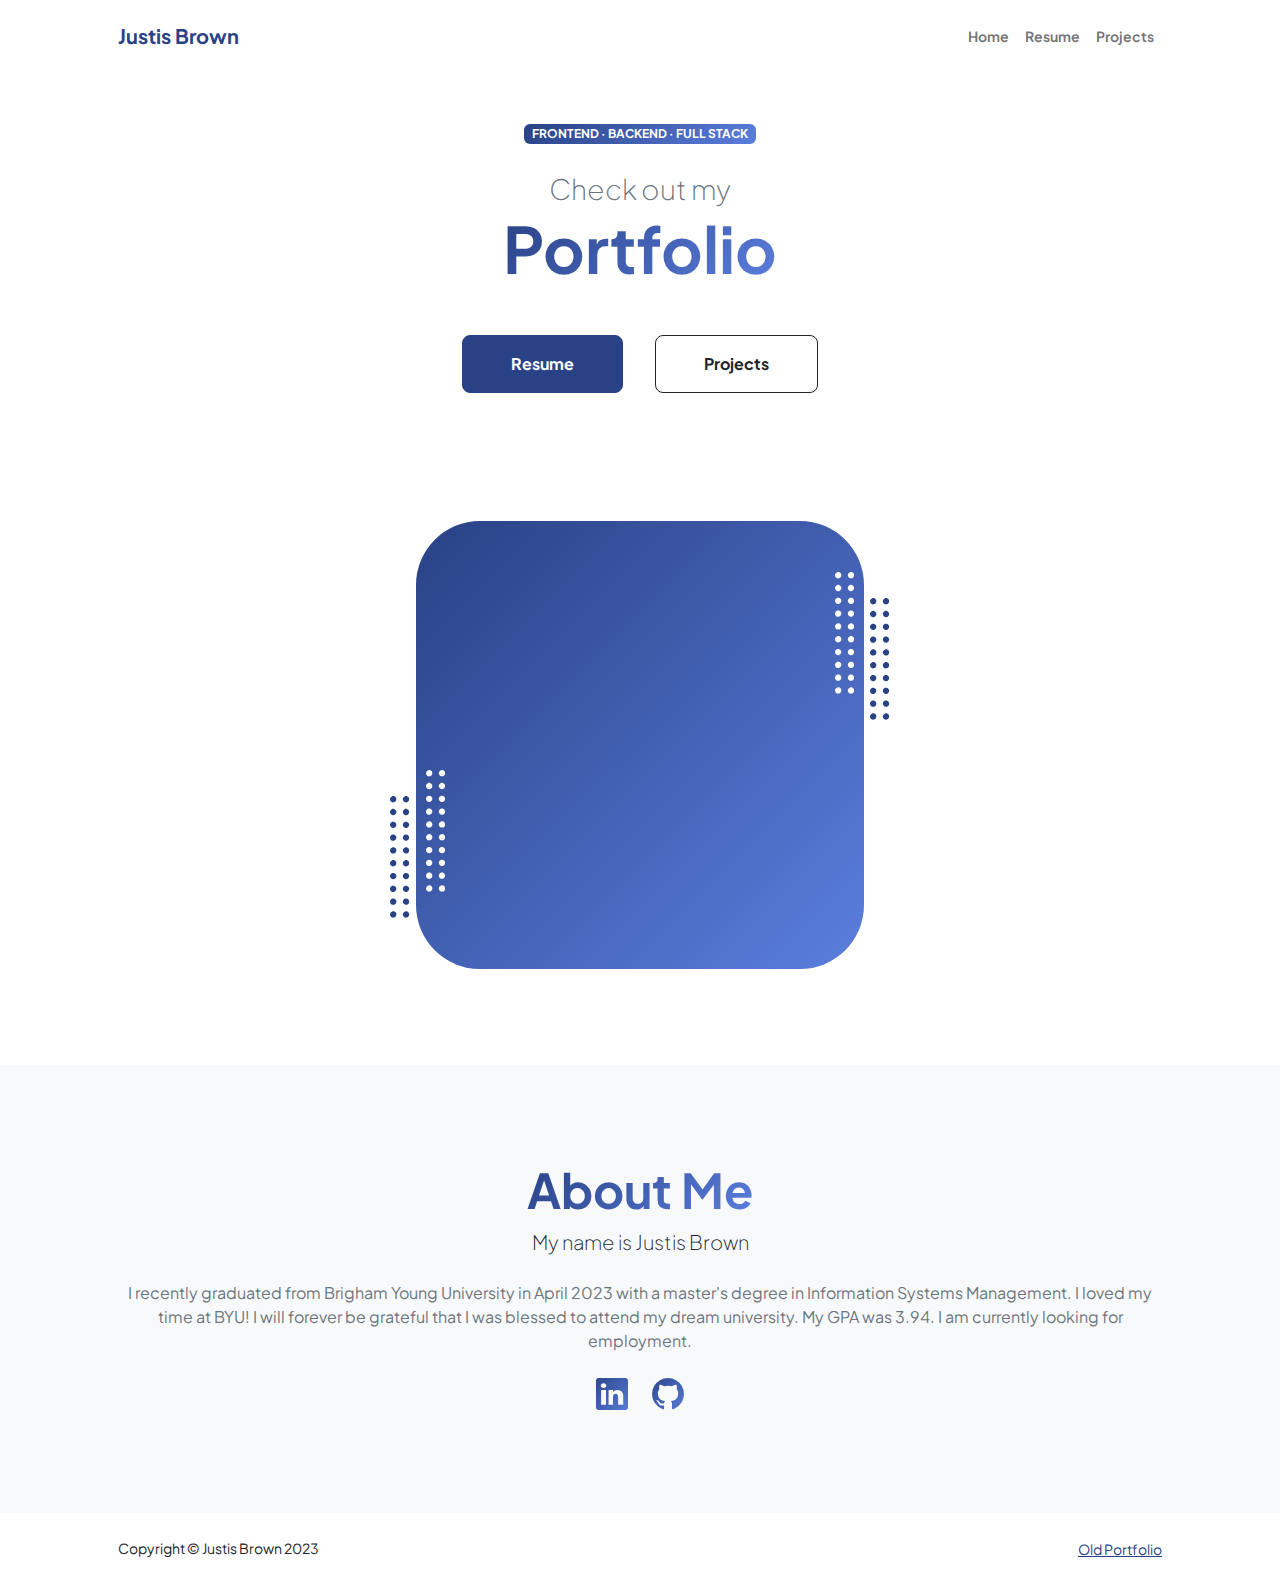
<file: temp.html>
<!DOCTYPE html>
<html lang="en">
  <head>
    <meta charset="utf-8" />
    <meta
      name="viewport"
      content="width=device-width, initial-scale=1, shrink-to-fit=no"
    />
    <meta name="description" content="" />
    <meta name="author" content="" />
    <title>Justis Brown - Portfolio</title>
    <!-- Favicon-->
    <link rel="icon" type="image/x-icon" href="assets/favicon.ico" />
    <!-- Custom Google font-->
    <link rel="preconnect" href="https://fonts.googleapis.com" />
    <link rel="preconnect" href="https://fonts.gstatic.com" crossorigin />
    <link
      href="https://fonts.googleapis.com/css2?family=Plus+Jakarta+Sans:wght@100;200;300;400;500;600;700;800;900&amp;display=swap"
      rel="stylesheet"
    />
    <!-- Bootstrap icons-->
    <link
      href="https://cdn.jsdelivr.net/npm/bootstrap-icons@1.8.1/font/bootstrap-icons.css"
      rel="stylesheet"
    />
    <!-- Core theme CSS (includes Bootstrap)-->
    <link href="css/styles.css" rel="stylesheet" />
  </head>
  <body class="d-flex flex-column h-100">
    <main class="flex-shrink-0">
      <!-- Navigation-->
      <nav class="navbar navbar-expand-lg navbar-light bg-white py-3">
        <div class="container px-5">
          <a class="navbar-brand" href="index.html"
            ><span class="fw-bolder text-primary">Justis Brown</span></a
          >
          <button
            class="navbar-toggler"
            type="button"
            data-bs-toggle="collapse"
            data-bs-target="#navbarSupportedContent"
            aria-controls="navbarSupportedContent"
            aria-expanded="false"
            aria-label="Toggle navigation"
          >
            <span class="navbar-toggler-icon"></span>
          </button>
          <div class="collapse navbar-collapse" id="navbarSupportedContent">
            <ul class="navbar-nav ms-auto mb-2 mb-lg-0 small fw-bolder">
              <li class="nav-item">
                <a class="nav-link" href="index.html">Home</a>
              </li>
              <li class="nav-item">
                <a class="nav-link" href="resume.html">Resume</a>
              </li>
              <li class="nav-item">
                <a class="nav-link" href="projects.html">Projects</a>
              </li>
              <!-- <li class="nav-item">
                <a class="nav-link" href="contact.html">Contact</a>
              </li> -->
            </ul>
          </div>
        </div>
      </nav>
      <!-- Header-->
      <header class="py-5">
        <div class="container px-5 pb-5">
          <div class="row gx-5 align-items-center">
            <div class="col-xxl-5">
              <!-- Header text content-->
              <div class="text-center text-xxl-start">
                <div
                  class="badge bg-gradient-primary-to-secondary text-white mb-4"
                >
                  <div class="text-uppercase">
                    Frontend &middot; Backend &middot; Full Stack
                  </div>
                </div>
                <div class="fs-3 fw-light text-muted">Check out my</div>
                <h1 class="display-3 fw-bolder mb-5">
                  <span class="text-gradient d-inline">Portfolio</span>
                </h1>
                <div
                  class="d-grid gap-3 d-sm-flex justify-content-sm-center justify-content-xxl-start mb-3"
                >
                  <a
                    class="btn btn-primary btn-lg px-5 py-3 me-sm-3 fs-6 fw-bolder"
                    href="resume.html"
                    >Resume</a
                  >
                  <a
                    class="btn btn-outline-dark btn-lg px-5 py-3 fs-6 fw-bolder"
                    href="projects.html"
                    >Projects</a
                  >
                </div>
              </div>
            </div>
            <div class="col-xxl-7">
              <!-- Header profile picture-->
              <div class="d-flex justify-content-center mt-5 mt-xxl-0">
                <div class="profile bg-gradient-primary-to-secondary">
                  <!-- TIP: For best results, use a photo with a transparent background like the demo example below-->
                  <!-- Watch a tutorial on how to do this on YouTube (link)-->
                  <!-- <img class="profile-img" src="img/" alt="..." /> -->
                  <div class="dots-1">
                    <!-- SVG Dots-->
                    <svg
                      version="1.1"
                      xmlns="http://www.w3.org/2000/svg"
                      xmlns:xlink="http://www.w3.org/1999/xlink"
                      x="0px"
                      y="0px"
                      viewBox="0 0 191.6 1215.4"
                      style="enable-background: new 0 0 191.6 1215.4"
                      xml:space="preserve"
                    >
                      <g
                        transform="translate(0.000000,1280.000000) scale(0.100000,-0.100000)"
                      >
                        <path
                          d="M227.7,12788.6c-105-35-200-141-222-248c-43-206,163-412,369-369c155,32,275,190,260,339c-11,105-90,213-190,262        C383.7,12801.6,289.7,12808.6,227.7,12788.6z"
                        ></path>
                        <path
                          d="M1507.7,12788.6c-151-50-253-216-222-362c25-119,136-230,254-255c194-41,395,142,375,339c-11,105-90,213-190,262        C1663.7,12801.6,1569.7,12808.6,1507.7,12788.6z"
                        ></path>
                        <path
                          d="M227.7,11508.6c-105-35-200-141-222-248c-43-206,163-412,369-369c155,32,275,190,260,339c-11,105-90,213-190,262        C383.7,11521.6,289.7,11528.6,227.7,11508.6z"
                        ></path>
                        <path
                          d="M1507.7,11508.6c-151-50-253-216-222-362c25-119,136-230,254-255c194-41,395,142,375,339c-11,105-90,213-190,262        C1663.7,11521.6,1569.7,11528.6,1507.7,11508.6z"
                        ></path>
                        <path
                          d="M227.7,10228.6c-105-35-200-141-222-248c-43-206,163-412,369-369c155,32,275,190,260,339c-11,105-90,213-190,262        C383.7,10241.6,289.7,10248.6,227.7,10228.6z"
                        ></path>
                        <path
                          d="M1507.7,10228.6c-105-35-200-141-222-248c-43-206,163-412,369-369c155,32,275,190,260,339c-11,105-90,213-190,262        C1663.7,10241.6,1569.7,10248.6,1507.7,10228.6z"
                        ></path>
                        <path
                          d="M227.7,8948.6c-105-35-200-141-222-248c-43-206,163-412,369-369c155,32,275,190,260,339c-11,105-90,213-190,262        C383.7,8961.6,289.7,8968.6,227.7,8948.6z"
                        ></path>
                        <path
                          d="M1507.7,8948.6c-105-35-200-141-222-248c-43-206,163-412,369-369c155,32,275,190,260,339c-11,105-90,213-190,262        C1663.7,8961.6,1569.7,8968.6,1507.7,8948.6z"
                        ></path>
                        <path
                          d="M227.7,7668.6c-105-35-200-141-222-248c-43-206,163-412,369-369c155,32,275,190,260,339c-11,105-90,213-190,262        C383.7,7681.6,289.7,7688.6,227.7,7668.6z"
                        ></path>
                        <path
                          d="M1507.7,7668.6c-105-35-200-141-222-248c-43-206,163-412,369-369c155,32,275,190,260,339c-11,105-90,213-190,262        C1663.7,7681.6,1569.7,7688.6,1507.7,7668.6z"
                        ></path>
                        <path
                          d="M227.7,6388.6c-105-35-200-141-222-248c-43-206,163-412,369-369c155,32,275,190,260,339c-11,105-90,213-190,262        C383.7,6401.6,289.7,6408.6,227.7,6388.6z"
                        ></path>
                        <path
                          d="M1507.7,6388.6c-105-35-200-141-222-248c-43-206,163-412,369-369c155,32,275,190,260,339c-11,105-90,213-190,262        C1663.7,6401.6,1569.7,6408.6,1507.7,6388.6z"
                        ></path>
                        <path
                          d="M227.7,5108.6c-105-35-200-141-222-248c-43-206,163-412,369-369c155,32,275,190,260,339c-11,105-90,213-190,262        C383.7,5121.6,289.7,5128.6,227.7,5108.6z"
                        ></path>
                        <path
                          d="M1507.7,5108.6c-105-35-200-141-222-248c-43-206,163-412,369-369c155,32,275,190,260,339c-11,105-90,213-190,262        C1663.7,5121.6,1569.7,5128.6,1507.7,5108.6z"
                        ></path>
                        <path
                          d="M227.7,3828.6c-105-35-200-141-222-248c-43-206,163-412,369-369c155,32,275,190,260,339c-11,105-90,213-190,262        C383.7,3841.6,289.7,3848.6,227.7,3828.6z"
                        ></path>
                        <path
                          d="M1507.7,3828.6c-105-35-200-141-222-248c-43-206,163-412,369-369c155,32,275,190,260,339c-11,105-90,213-190,262        C1663.7,3841.6,1569.7,3848.6,1507.7,3828.6z"
                        ></path>
                        <path
                          d="M227.7,2548.6c-105-35-200-141-222-248c-43-206,163-412,369-369c155,32,275,190,260,339c-11,105-90,213-190,262        C383.7,2561.6,289.7,2568.6,227.7,2548.6z"
                        ></path>
                        <path
                          d="M1507.7,2548.6c-105-35-200-141-222-248c-43-206,163-412,369-369c155,32,275,190,260,339c-11,105-90,213-190,262        C1663.7,2561.6,1569.7,2568.6,1507.7,2548.6z"
                        ></path>
                        <path
                          d="M227.7,1268.6c-105-35-200-141-222-248c-43-206,163-412,369-369c155,32,275,190,260,339c-11,105-90,213-190,262        C383.7,1281.6,289.7,1288.6,227.7,1268.6z"
                        ></path>
                        <path
                          d="M1507.7,1268.6c-105-35-200-141-222-248c-43-206,163-412,369-369c155,32,275,190,260,339c-11,105-90,213-190,262        C1663.7,1281.6,1569.7,1288.6,1507.7,1268.6z"
                        ></path>
                      </g>
                    </svg>
                    <!-- END of SVG dots-->
                  </div>
                  <div class="dots-2">
                    <!-- SVG Dots-->
                    <svg
                      version="1.1"
                      xmlns="http://www.w3.org/2000/svg"
                      xmlns:xlink="http://www.w3.org/1999/xlink"
                      x="0px"
                      y="0px"
                      viewBox="0 0 191.6 1215.4"
                      style="enable-background: new 0 0 191.6 1215.4"
                      xml:space="preserve"
                    >
                      <g
                        transform="translate(0.000000,1280.000000) scale(0.100000,-0.100000)"
                      >
                        <path
                          d="M227.7,12788.6c-105-35-200-141-222-248c-43-206,163-412,369-369c155,32,275,190,260,339c-11,105-90,213-190,262        C383.7,12801.6,289.7,12808.6,227.7,12788.6z"
                        ></path>
                        <path
                          d="M1507.7,12788.6c-151-50-253-216-222-362c25-119,136-230,254-255c194-41,395,142,375,339c-11,105-90,213-190,262        C1663.7,12801.6,1569.7,12808.6,1507.7,12788.6z"
                        ></path>
                        <path
                          d="M227.7,11508.6c-105-35-200-141-222-248c-43-206,163-412,369-369c155,32,275,190,260,339c-11,105-90,213-190,262        C383.7,11521.6,289.7,11528.6,227.7,11508.6z"
                        ></path>
                        <path
                          d="M1507.7,11508.6c-151-50-253-216-222-362c25-119,136-230,254-255c194-41,395,142,375,339c-11,105-90,213-190,262        C1663.7,11521.6,1569.7,11528.6,1507.7,11508.6z"
                        ></path>
                        <path
                          d="M227.7,10228.6c-105-35-200-141-222-248c-43-206,163-412,369-369c155,32,275,190,260,339c-11,105-90,213-190,262        C383.7,10241.6,289.7,10248.6,227.7,10228.6z"
                        ></path>
                        <path
                          d="M1507.7,10228.6c-105-35-200-141-222-248c-43-206,163-412,369-369c155,32,275,190,260,339c-11,105-90,213-190,262        C1663.7,10241.6,1569.7,10248.6,1507.7,10228.6z"
                        ></path>
                        <path
                          d="M227.7,8948.6c-105-35-200-141-222-248c-43-206,163-412,369-369c155,32,275,190,260,339c-11,105-90,213-190,262        C383.7,8961.6,289.7,8968.6,227.7,8948.6z"
                        ></path>
                        <path
                          d="M1507.7,8948.6c-105-35-200-141-222-248c-43-206,163-412,369-369c155,32,275,190,260,339c-11,105-90,213-190,262        C1663.7,8961.6,1569.7,8968.6,1507.7,8948.6z"
                        ></path>
                        <path
                          d="M227.7,7668.6c-105-35-200-141-222-248c-43-206,163-412,369-369c155,32,275,190,260,339c-11,105-90,213-190,262        C383.7,7681.6,289.7,7688.6,227.7,7668.6z"
                        ></path>
                        <path
                          d="M1507.7,7668.6c-105-35-200-141-222-248c-43-206,163-412,369-369c155,32,275,190,260,339c-11,105-90,213-190,262        C1663.7,7681.6,1569.7,7688.6,1507.7,7668.6z"
                        ></path>
                        <path
                          d="M227.7,6388.6c-105-35-200-141-222-248c-43-206,163-412,369-369c155,32,275,190,260,339c-11,105-90,213-190,262        C383.7,6401.6,289.7,6408.6,227.7,6388.6z"
                        ></path>
                        <path
                          d="M1507.7,6388.6c-105-35-200-141-222-248c-43-206,163-412,369-369c155,32,275,190,260,339c-11,105-90,213-190,262        C1663.7,6401.6,1569.7,6408.6,1507.7,6388.6z"
                        ></path>
                        <path
                          d="M227.7,5108.6c-105-35-200-141-222-248c-43-206,163-412,369-369c155,32,275,190,260,339c-11,105-90,213-190,262        C383.7,5121.6,289.7,5128.6,227.7,5108.6z"
                        ></path>
                        <path
                          d="M1507.7,5108.6c-105-35-200-141-222-248c-43-206,163-412,369-369c155,32,275,190,260,339c-11,105-90,213-190,262        C1663.7,5121.6,1569.7,5128.6,1507.7,5108.6z"
                        ></path>
                        <path
                          d="M227.7,3828.6c-105-35-200-141-222-248c-43-206,163-412,369-369c155,32,275,190,260,339c-11,105-90,213-190,262        C383.7,3841.6,289.7,3848.6,227.7,3828.6z"
                        ></path>
                        <path
                          d="M1507.7,3828.6c-105-35-200-141-222-248c-43-206,163-412,369-369c155,32,275,190,260,339c-11,105-90,213-190,262        C1663.7,3841.6,1569.7,3848.6,1507.7,3828.6z"
                        ></path>
                        <path
                          d="M227.7,2548.6c-105-35-200-141-222-248c-43-206,163-412,369-369c155,32,275,190,260,339c-11,105-90,213-190,262        C383.7,2561.6,289.7,2568.6,227.7,2548.6z"
                        ></path>
                        <path
                          d="M1507.7,2548.6c-105-35-200-141-222-248c-43-206,163-412,369-369c155,32,275,190,260,339c-11,105-90,213-190,262        C1663.7,2561.6,1569.7,2568.6,1507.7,2548.6z"
                        ></path>
                        <path
                          d="M227.7,1268.6c-105-35-200-141-222-248c-43-206,163-412,369-369c155,32,275,190,260,339c-11,105-90,213-190,262        C383.7,1281.6,289.7,1288.6,227.7,1268.6z"
                        ></path>
                        <path
                          d="M1507.7,1268.6c-105-35-200-141-222-248c-43-206,163-412,369-369c155,32,275,190,260,339c-11,105-90,213-190,262        C1663.7,1281.6,1569.7,1288.6,1507.7,1268.6z"
                        ></path>
                      </g>
                    </svg>
                    <!-- END of SVG dots-->
                  </div>
                  <div class="dots-3">
                    <!-- SVG Dots-->
                    <svg
                      version="1.1"
                      xmlns="http://www.w3.org/2000/svg"
                      xmlns:xlink="http://www.w3.org/1999/xlink"
                      x="0px"
                      y="0px"
                      viewBox="0 0 191.6 1215.4"
                      style="enable-background: new 0 0 191.6 1215.4"
                      xml:space="preserve"
                    >
                      <g
                        transform="translate(0.000000,1280.000000) scale(0.100000,-0.100000)"
                      >
                        <path
                          d="M227.7,12788.6c-105-35-200-141-222-248c-43-206,163-412,369-369c155,32,275,190,260,339c-11,105-90,213-190,262        C383.7,12801.6,289.7,12808.6,227.7,12788.6z"
                        ></path>
                        <path
                          d="M1507.7,12788.6c-151-50-253-216-222-362c25-119,136-230,254-255c194-41,395,142,375,339c-11,105-90,213-190,262        C1663.7,12801.6,1569.7,12808.6,1507.7,12788.6z"
                        ></path>
                        <path
                          d="M227.7,11508.6c-105-35-200-141-222-248c-43-206,163-412,369-369c155,32,275,190,260,339c-11,105-90,213-190,262        C383.7,11521.6,289.7,11528.6,227.7,11508.6z"
                        ></path>
                        <path
                          d="M1507.7,11508.6c-151-50-253-216-222-362c25-119,136-230,254-255c194-41,395,142,375,339c-11,105-90,213-190,262        C1663.7,11521.6,1569.7,11528.6,1507.7,11508.6z"
                        ></path>
                        <path
                          d="M227.7,10228.6c-105-35-200-141-222-248c-43-206,163-412,369-369c155,32,275,190,260,339c-11,105-90,213-190,262        C383.7,10241.6,289.7,10248.6,227.7,10228.6z"
                        ></path>
                        <path
                          d="M1507.7,10228.6c-105-35-200-141-222-248c-43-206,163-412,369-369c155,32,275,190,260,339c-11,105-90,213-190,262        C1663.7,10241.6,1569.7,10248.6,1507.7,10228.6z"
                        ></path>
                        <path
                          d="M227.7,8948.6c-105-35-200-141-222-248c-43-206,163-412,369-369c155,32,275,190,260,339c-11,105-90,213-190,262        C383.7,8961.6,289.7,8968.6,227.7,8948.6z"
                        ></path>
                        <path
                          d="M1507.7,8948.6c-105-35-200-141-222-248c-43-206,163-412,369-369c155,32,275,190,260,339c-11,105-90,213-190,262        C1663.7,8961.6,1569.7,8968.6,1507.7,8948.6z"
                        ></path>
                        <path
                          d="M227.7,7668.6c-105-35-200-141-222-248c-43-206,163-412,369-369c155,32,275,190,260,339c-11,105-90,213-190,262        C383.7,7681.6,289.7,7688.6,227.7,7668.6z"
                        ></path>
                        <path
                          d="M1507.7,7668.6c-105-35-200-141-222-248c-43-206,163-412,369-369c155,32,275,190,260,339c-11,105-90,213-190,262        C1663.7,7681.6,1569.7,7688.6,1507.7,7668.6z"
                        ></path>
                        <path
                          d="M227.7,6388.6c-105-35-200-141-222-248c-43-206,163-412,369-369c155,32,275,190,260,339c-11,105-90,213-190,262        C383.7,6401.6,289.7,6408.6,227.7,6388.6z"
                        ></path>
                        <path
                          d="M1507.7,6388.6c-105-35-200-141-222-248c-43-206,163-412,369-369c155,32,275,190,260,339c-11,105-90,213-190,262        C1663.7,6401.6,1569.7,6408.6,1507.7,6388.6z"
                        ></path>
                        <path
                          d="M227.7,5108.6c-105-35-200-141-222-248c-43-206,163-412,369-369c155,32,275,190,260,339c-11,105-90,213-190,262        C383.7,5121.6,289.7,5128.6,227.7,5108.6z"
                        ></path>
                        <path
                          d="M1507.7,5108.6c-105-35-200-141-222-248c-43-206,163-412,369-369c155,32,275,190,260,339c-11,105-90,213-190,262        C1663.7,5121.6,1569.7,5128.6,1507.7,5108.6z"
                        ></path>
                        <path
                          d="M227.7,3828.6c-105-35-200-141-222-248c-43-206,163-412,369-369c155,32,275,190,260,339c-11,105-90,213-190,262        C383.7,3841.6,289.7,3848.6,227.7,3828.6z"
                        ></path>
                        <path
                          d="M1507.7,3828.6c-105-35-200-141-222-248c-43-206,163-412,369-369c155,32,275,190,260,339c-11,105-90,213-190,262        C1663.7,3841.6,1569.7,3848.6,1507.7,3828.6z"
                        ></path>
                        <path
                          d="M227.7,2548.6c-105-35-200-141-222-248c-43-206,163-412,369-369c155,32,275,190,260,339c-11,105-90,213-190,262        C383.7,2561.6,289.7,2568.6,227.7,2548.6z"
                        ></path>
                        <path
                          d="M1507.7,2548.6c-105-35-200-141-222-248c-43-206,163-412,369-369c155,32,275,190,260,339c-11,105-90,213-190,262        C1663.7,2561.6,1569.7,2568.6,1507.7,2548.6z"
                        ></path>
                        <path
                          d="M227.7,1268.6c-105-35-200-141-222-248c-43-206,163-412,369-369c155,32,275,190,260,339c-11,105-90,213-190,262        C383.7,1281.6,289.7,1288.6,227.7,1268.6z"
                        ></path>
                        <path
                          d="M1507.7,1268.6c-105-35-200-141-222-248c-43-206,163-412,369-369c155,32,275,190,260,339c-11,105-90,213-190,262        C1663.7,1281.6,1569.7,1288.6,1507.7,1268.6z"
                        ></path>
                      </g>
                    </svg>
                    <!-- END of SVG dots-->
                  </div>
                  <div class="dots-4">
                    <!-- SVG Dots-->
                    <svg
                      version="1.1"
                      xmlns="http://www.w3.org/2000/svg"
                      xmlns:xlink="http://www.w3.org/1999/xlink"
                      x="0px"
                      y="0px"
                      viewBox="0 0 191.6 1215.4"
                      style="enable-background: new 0 0 191.6 1215.4"
                      xml:space="preserve"
                    >
                      <g
                        transform="translate(0.000000,1280.000000) scale(0.100000,-0.100000)"
                      >
                        <path
                          d="M227.7,12788.6c-105-35-200-141-222-248c-43-206,163-412,369-369c155,32,275,190,260,339c-11,105-90,213-190,262        C383.7,12801.6,289.7,12808.6,227.7,12788.6z"
                        ></path>
                        <path
                          d="M1507.7,12788.6c-151-50-253-216-222-362c25-119,136-230,254-255c194-41,395,142,375,339c-11,105-90,213-190,262        C1663.7,12801.6,1569.7,12808.6,1507.7,12788.6z"
                        ></path>
                        <path
                          d="M227.7,11508.6c-105-35-200-141-222-248c-43-206,163-412,369-369c155,32,275,190,260,339c-11,105-90,213-190,262        C383.7,11521.6,289.7,11528.6,227.7,11508.6z"
                        ></path>
                        <path
                          d="M1507.7,11508.6c-151-50-253-216-222-362c25-119,136-230,254-255c194-41,395,142,375,339c-11,105-90,213-190,262        C1663.7,11521.6,1569.7,11528.6,1507.7,11508.6z"
                        ></path>
                        <path
                          d="M227.7,10228.6c-105-35-200-141-222-248c-43-206,163-412,369-369c155,32,275,190,260,339c-11,105-90,213-190,262        C383.7,10241.6,289.7,10248.6,227.7,10228.6z"
                        ></path>
                        <path
                          d="M1507.7,10228.6c-105-35-200-141-222-248c-43-206,163-412,369-369c155,32,275,190,260,339c-11,105-90,213-190,262        C1663.7,10241.6,1569.7,10248.6,1507.7,10228.6z"
                        ></path>
                        <path
                          d="M227.7,8948.6c-105-35-200-141-222-248c-43-206,163-412,369-369c155,32,275,190,260,339c-11,105-90,213-190,262        C383.7,8961.6,289.7,8968.6,227.7,8948.6z"
                        ></path>
                        <path
                          d="M1507.7,8948.6c-105-35-200-141-222-248c-43-206,163-412,369-369c155,32,275,190,260,339c-11,105-90,213-190,262        C1663.7,8961.6,1569.7,8968.6,1507.7,8948.6z"
                        ></path>
                        <path
                          d="M227.7,7668.6c-105-35-200-141-222-248c-43-206,163-412,369-369c155,32,275,190,260,339c-11,105-90,213-190,262        C383.7,7681.6,289.7,7688.6,227.7,7668.6z"
                        ></path>
                        <path
                          d="M1507.7,7668.6c-105-35-200-141-222-248c-43-206,163-412,369-369c155,32,275,190,260,339c-11,105-90,213-190,262        C1663.7,7681.6,1569.7,7688.6,1507.7,7668.6z"
                        ></path>
                        <path
                          d="M227.7,6388.6c-105-35-200-141-222-248c-43-206,163-412,369-369c155,32,275,190,260,339c-11,105-90,213-190,262        C383.7,6401.6,289.7,6408.6,227.7,6388.6z"
                        ></path>
                        <path
                          d="M1507.7,6388.6c-105-35-200-141-222-248c-43-206,163-412,369-369c155,32,275,190,260,339c-11,105-90,213-190,262        C1663.7,6401.6,1569.7,6408.6,1507.7,6388.6z"
                        ></path>
                        <path
                          d="M227.7,5108.6c-105-35-200-141-222-248c-43-206,163-412,369-369c155,32,275,190,260,339c-11,105-90,213-190,262        C383.7,5121.6,289.7,5128.6,227.7,5108.6z"
                        ></path>
                        <path
                          d="M1507.7,5108.6c-105-35-200-141-222-248c-43-206,163-412,369-369c155,32,275,190,260,339c-11,105-90,213-190,262        C1663.7,5121.6,1569.7,5128.6,1507.7,5108.6z"
                        ></path>
                        <path
                          d="M227.7,3828.6c-105-35-200-141-222-248c-43-206,163-412,369-369c155,32,275,190,260,339c-11,105-90,213-190,262        C383.7,3841.6,289.7,3848.6,227.7,3828.6z"
                        ></path>
                        <path
                          d="M1507.7,3828.6c-105-35-200-141-222-248c-43-206,163-412,369-369c155,32,275,190,260,339c-11,105-90,213-190,262        C1663.7,3841.6,1569.7,3848.6,1507.7,3828.6z"
                        ></path>
                        <path
                          d="M227.7,2548.6c-105-35-200-141-222-248c-43-206,163-412,369-369c155,32,275,190,260,339c-11,105-90,213-190,262        C383.7,2561.6,289.7,2568.6,227.7,2548.6z"
                        ></path>
                        <path
                          d="M1507.7,2548.6c-105-35-200-141-222-248c-43-206,163-412,369-369c155,32,275,190,260,339c-11,105-90,213-190,262        C1663.7,2561.6,1569.7,2568.6,1507.7,2548.6z"
                        ></path>
                        <path
                          d="M227.7,1268.6c-105-35-200-141-222-248c-43-206,163-412,369-369c155,32,275,190,260,339c-11,105-90,213-190,262        C383.7,1281.6,289.7,1288.6,227.7,1268.6z"
                        ></path>
                        <path
                          d="M1507.7,1268.6c-105-35-200-141-222-248c-43-206,163-412,369-369c155,32,275,190,260,339c-11,105-90,213-190,262        C1663.7,1281.6,1569.7,1288.6,1507.7,1268.6z"
                        ></path>
                      </g>
                    </svg>
                    <!-- END of SVG dots-->
                  </div>
                </div>
              </div>
            </div>
          </div>
        </div>
      </header>
      <!-- About Section-->
      <section class="bg-light py-5">
        <div class="container px-5">
          <div class="row gx-5 justify-content-center">
            <div class="col-xxl-8">
              <div class="text-center my-5">
                <h2 class="display-5 fw-bolder">
                  <span class="text-gradient d-inline">About Me</span>
                </h2>
                <p class="lead fw-light mb-4">My name is Justis Brown</p>
                <p class="text-muted">
                  I recently graduated from Brigham Young University in April
                  2023 with a master's degree in Information Systems Management.
                  I loved my time at BYU! I will forever be grateful that I was
                  blessed to attend my dream university. My GPA was 3.94. I am
                  currently looking for employment.
                </p>
                <div class="d-flex justify-content-center fs-2 gap-4">
                  <a
                    class="text-gradient"
                    href="https://www.linkedin.com/in/justis-brown/"
                    ><i class="bi bi-linkedin"></i
                  ></a>
                  <a class="text-gradient" href="https://github.com/jbro-lab"
                    ><i class="bi bi-github"></i
                  ></a>
                </div>
              </div>
            </div>
          </div>
        </div>
      </section>
    </main>
    <!-- Footer-->
    <footer class="bg-white py-4 mt-auto">
      <div class="container px-5">
        <div
          class="row align-items-center justify-content-between flex-column flex-sm-row"
        >
          <div class="col-auto">
            <div class="small m-0">Copyright &copy; Justis Brown 2023</div>
          </div>
          <div class="col-auto">
            <a class="small" href="old_portfolio.html">Old Portfolio</a>
            <!-- <span class="mx-1">&middot;</span>
            <a class="small" href="#!">Terms</a>
            <span class="mx-1">&middot;</span>
            <a class="small" href="#!">Contact</a> -->
          </div>
        </div>
      </div>
    </footer>
    <!-- Bootstrap core JS-->
    <script src="https://cdn.jsdelivr.net/npm/bootstrap@5.2.3/dist/js/bootstrap.bundle.min.js"></script>
    <!-- Core theme JS-->
    <script src="js/scripts.js"></script>
  </body>
</html>
</file>
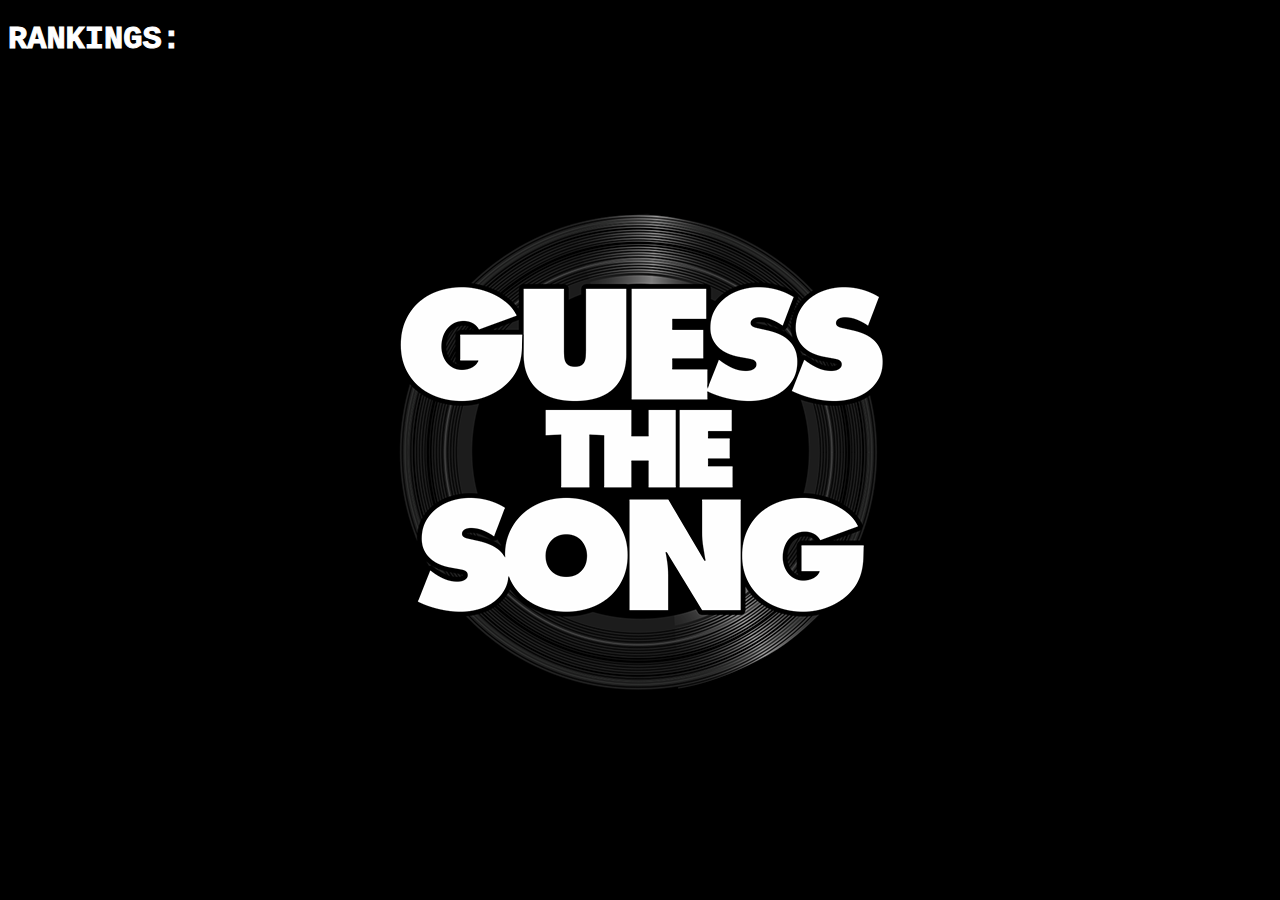
<file: guessthatsong/gameOutput.html>
<!--Justis Brown
This is the output page-->
<!DOCTYPE html>
<html lang="en">
<head>
    <meta charset="UTF-8">
    <meta name="viewport" content="width=device-width, initial-scale=1.0">
    <title>Guess The Song Results</title>
    <link href="styles.css" rel="stylesheet" type="text/css">
    <link href="styles++.css" rel="stylesheet" type="text/css">
</head>
<header>
    <h1>RANKINGS:</h1>
</header>
<br><br><br>
<body onload="showIt()">
    <p id="output"></p>
    <script>
       function showIt(){
           let length = localStorage.getItem("length");
           let aContestants = [];
           let output;
           for(let i = 0; i < length; i++){
             aContestants[i] = localStorage.getItem("item" + i);
           }
           output = aContestants.join("<br><br><br>");
           document.getElementById("output").innerHTML = output;
       }
    </script>   
</body>
</html>
</file>
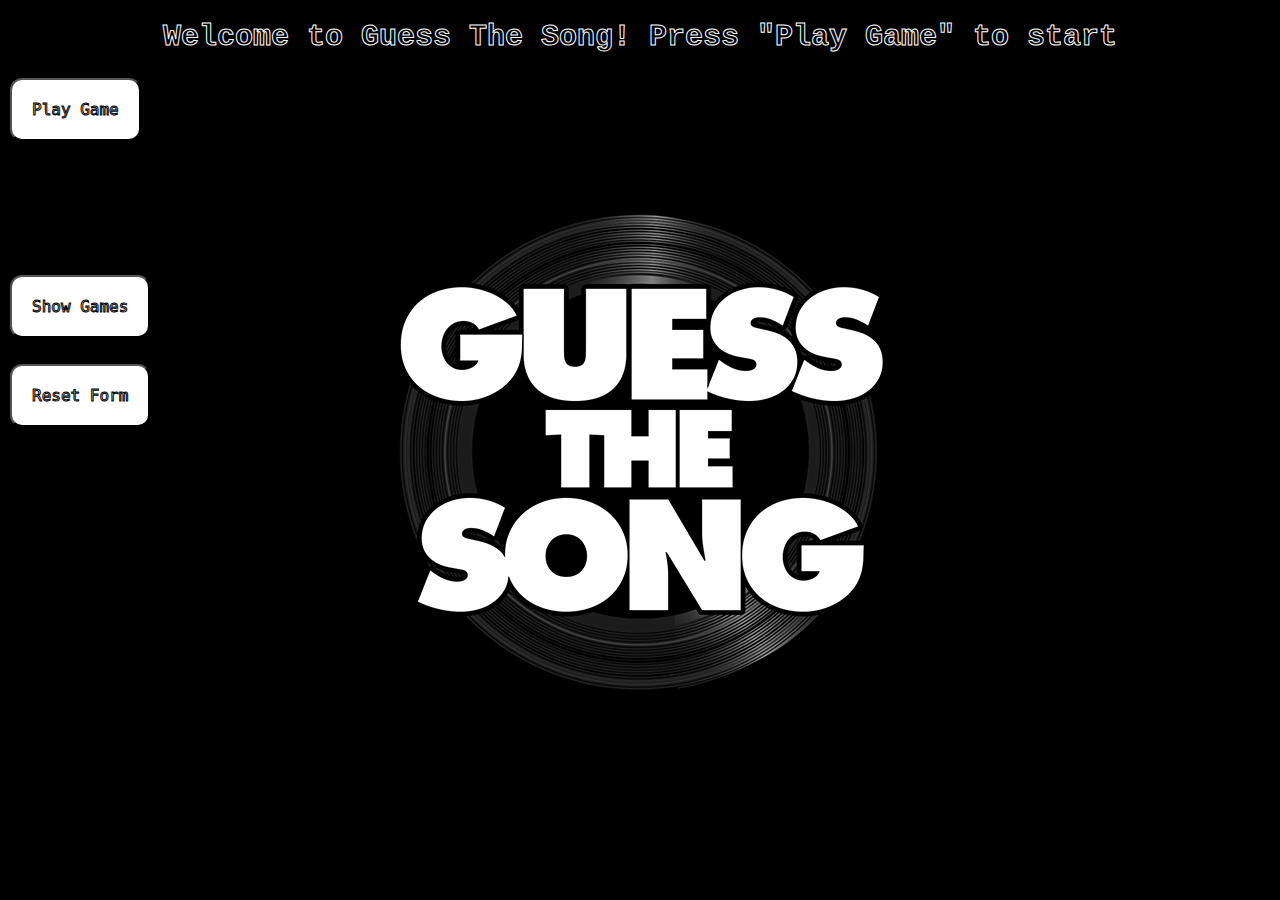
<file: guessthatsong/index2.html>
<!--Justis Brown-->
<!--  1.
(PASTE YOUR SOURCE CODE IN THE RESPONSE BOX) WELCOME TO WORD GUESS!

I want you to write a single html file called FinalExam that contains the following html:

Final.html Download 

You will need to create the embedded JavaScript necessary for a user to play your game. Keep everything in this one file. 

The purpose of the game is to randomly choose a song from a pre-defined list of 1980's songs (like hangman). 

Here is the global array you can use: 
// This array contains the songs with spaces removed 
let asSongs = ["rocklobster", "peoplearepeople", "onceinalifetime", "sweetdreams", "missionaryman", "safetydance", "onlyalad", "whipit", "99redballoons"]; 

This program should have a Person class that has a firstName, lastName, and age attribute. It should also have a constructor that allows the user to pass it the first and last name. Remember, you might never assign data to an attribute in a class but it is still part of the class.

The program should also have a Contestant class that is inherited from the Person class. It has the numberOfGamesPlayed attribute (int) and totalNumberOfGuesses. It also has a gamesPlayed attribute which keep track of all of the games played (this will be an array of GamesPlayed objects).

The Contestant class should have a constructor that receives the parent's attributes and loads them properly as we have learned in OOP, and then initialize the numberOfGamesPlayed, totalNumberOfGuesses, and the gamesPlayed attributes.

The Contestant class should also have a method called showResults that returns a message with the first and last name concatenated along with the number of guesses any completed games. Only return that data if the game was completed. Otherwise if they have played a game but have not completed any games, return the message first and last name concatenated " has not finished a game". Otherwise if they have played a game and finished it, then the method returns a string like: 

Greg Anderson has made 235 guesses
Gina Anderson has not finished a game

where the name was retrieved by calling a method in the Contestant class called getFullName which returned the concatenated firstName and lastName attributes.

The showResults method then concatenates " has made " and the guessCount (from the completed games) from the array of gamesPlayed attribute (objects of GamesPlayed) and " guesses".

Do NOT USE THE totalNumberOfGuesses since this could include unfinished games. Or if they have not finished a game then the method calls the fullName method along with " has not finished a game".

Make sure the message is bolded by dynamically building that into the string. This information might never be called the but showResults method needs to exist in the Contestant class.
The program should use a global variable that is an array of Contestant objects. This array would hold each contestant and the games that they have played. It can hold multiple contestants who have played 0 to many games.

If the user clicks on the Reset Form button the code should clear out the localStorage, the global array of Contestant objects, reload the available characters string ("ABCDEFGHIJKLMNOPQRSTUVWXYZ0123456789") and clear out the used characters string (""). NOTE: DO NOT USE THE onclick name of RESET. Call the function ResetMe.

This function should make the screen look like it does when it is first displayed and no game has been played.

The GamesPlayed class has the guessCount (int) and the finishedGame (boolean) attributes. When the GamesPlayed object is created the constructor does NOT receive parameters but should set the guessCount to 0 and the finishedGame should be set to false. NOTE: When calling the Contestant showResults method, you should only count those games where the finishedGame attribute value is true for the message fullname has made # guesses. (i.e. Greg Anderson has made 235 guesses)

When the screen is first displayed, you should not see many items from the html page. Once you click on the Play Game button the user MUST enter the first and then the last name using a prompt. You will create the Contestant object and add it to the global array of uses. Then the Play Game button should disappear and p tags displayTitleName (currently underscores for each letter in the title until letters are guessed) and titleNote should be displayed along with all of the field sets for the available characters, used characters, and the fieldset controlling the guesses. When the user clicks on the Play Game button, the playGame function will be called.

NOTE: You will have to write event handlers for your buttons and attach them to the associated button. 

The Play Game function should: Get the player's first name and last name from prompts and create a new contestant object and assign it to the global array. They MUST enter a first name and a last name. Do not let them out of the prompt unless there is a value for first and last.
Store this object along with all other contestants in the global array called aoContestants. You will also keep track of the letters of the alphabet you can use and another string to keep track of which letters have been used. 

Generate a random number and use this to extract a song title to solve from the array asSongs
Generate and display the title for the displayTitleName with underscores in the place of characters (i.e. _________ )

For example, whipit would be 6 underscores next to each other without spaces
Make sure you are showing the displayTitleName, titleNote, fsPlay, fsAvailable, and fsUsed fieldset html objects in the html file.

The cursor should then be programmatically placed in the input text area called inputLetter. NOTE: This input should only allow 1 character to be typed. 

When the user clicks on the btnGuess you should: Check to see if the letter they typed is available to choose from the letters in the alphabet which have not been used. If the letter is available check to see if the letter is in the title name.

Remember that case does not matter! If you found the letter in the title and you haven’t already used that letter, fill in the underscore title with the letter found and remove it from the letters used array and add it to the letters used array. Order of the used letters does not matter. Display the available letters in the correct p tag and the used letters in the correct p tag.

For example, if they just entered in a single character check to see if that character is in the title and if so, display all occurrences of that letter (i.e. __A___A___).

Display the character(s) as uppercase and increment the guess counter for that user. As they choose letters/numbers remove them from the letters available and add them to the letters/numbers used and increment the guess counter.

If they try to use a letter already used, display a message (alert) but do not increment guess counter.

If they choose a letter that is not A-Z or 0-9 then display a message (alert) saying it is invalid and do not increment the counter.

The letters/numbers used and available letters/numbers should be displayed as bold (do not change the original HTML tag. Instead, do this dynamically through the use of JavaScript)

After they choose a letter/number, set the focus back to the input area by highlighting the character or data inside of that input. This can be done with the select() method. Then check to see if they won the game by answering all of the letters (You will need to write the checkWin function NOT A METHOD)

The checkWin function should see if there are any more letters/numbers in the song title that have not been displayed. If all of the letters have been displayed and the guess count is less than 26 then show the message (alert) "You Solved it with # of guesses!" (where # is the number of guesses it took) Otherwise show the message (alert) "You took too many guesses". If the game is over, this function should update the Contestant and GamesPlayed objects in the array by updating the totalNumberOfGuesses (keeps a running total for all games), finishedGame to true (for the current game, and increment numberOfGamesPlayed attributes. Also, clear out the input and reset the display for the available and used characters.

Then the function should hide the fsAvailable, fsUsed, and fsPlay fieldsets and display the Play Again with SAME user button and the Play Again with DIFFERENT user button. 

If they click on the Play Again with SAME user button then call the playAgain function which does everything the playGame function does BUT DOES NOT prompt or create a new user.
If they click on the Play Again with DIFFERENT user You will just call the playGame function.
If they clicked on the Final Guess button you would check to see what they typed in the finalGuess input and see if it matched the whole song title (case doesn’t matter). If they get it right, add one to the guess counter. If they did not, add 26 to the guess counter. Update the objects.

You need to keep track of each game played for each user. You will create a GamesPlayed object for each game and add that to the Contestant's array of games. You will use this object to keep track of the number of guesses for each game and whether the game was completed. You will also continue to update the total number of guesses for each user as the finish the games.
If the user clicks on the Show Games button then the program should call the showGames function. This function will sort the global array that contains all of the data based upon the user’s total number of guesses for all the games. We want to see who has guessed the most. The data should be sorted in descending order by number of totalNumberOfGuesses (we don’t care if they did not finish the game). Then store that sorted array to the local storage and open a new window called gameOutput.html In the gameOutput.html file that you will need to create, you will display the sorted data. You can decide how you want to sort the data but it has to be readable and understandable. IOW, you have to process thru the local storage and make it look somewhat nice.

You will need to display the full name along with the number of games and the total number of guesses.

Greg Anderson 454 guesses
Gina Anderson 249 guesses
Miles Anderson 15 guesses

Make sure you follow the directions! 

NOTES: Make sure you handle whether the user types in a upper or lower case character (they should be treated the same)

Make sure you put appropriate comments Make sure you use appropriate variable naming

Make sure you use appropriate OOP structured programming as learned in our course.

When you have finished the program (this should just be 1 file), copy your code and paste it here in the answer area -->
<!DOCTYPE html>
<html><head>
<meta http-equiv="content-type" content="text/html; charset=UTF-8">
<link href="styles.css" rel="stylesheet" type="text/css">
<title>GUESS THE SONG</title>
</head>
<header>
    <h1 class="welcome" id="welcome">Welcome to Guess The Song! Press "Play Game" to start
    </h1>
</header>
<body>
    
    <p class="welcome directions" id="directions" hidden>DIRECTIONS: Try to guess the letters of the song we have in mind. As you guess correctly, the letters will replace the underscores just below. Each letter you use will be relegated to the "Used Characters" box.
        You will have 26 guesses to guess all of the letters of the song. If you think you know the song, 
        but have not guessed all the letters, enter your final guess into the "final guess" box and submit. 
        Just remember, if you guess incorrectly on your final guess you automatically lose.
    </p>
    <input type="button" value="Play Game" id="btnPlayGame" onclick="newContestant()" class="button">
    <br><br>
    <input type="button" id="btnPlayAgainSame" value="Play Again with SAME user?" onclick="playGame()" class="button" hidden>
    <br><br>
    <input type="button" id="btnPlayAgainDiff" value="Play Again with DIFFERENT user?" onclick="newContestant()" class="button" hidden>
    <br><br>    
    <div>
        <fieldset id="fsAvailable" style="width:0px" hidden="" class = "avChars">
            <legend><strong><em>Available Characters:</em></strong></legend>
                <p id="availableChars">ABCDEFGHIJKLMNOPQRSTUVWXYZ0123456789</p>
        </fieldset>
    </div>
    <div>
        <fieldset id="fsUsed" style="width:0px" hidden="" class="usedChars">
            <legend><strong><em>Used Characters:</em></strong></legend>
            <p id="usedChars"></p>
        </fieldset>
    </div>
    <div>
        <fieldset id="fsPlay" style="width:0px" hidden="" class="rightFieldset mainFieldset">
            <label for="input">Enter Character:</label>
            <input type="text" id="inputLetter" maxlength="1" class="inputText">
            <br><br>
            <input type="button" id="btnGuess" value="Submit Character" onclick="guess()" class="button">
            <br><br>
            <p><strong>OR</strong></p>
            <br><br>
            <label for="finalGuess">Enter Your Final Guess:</label>
            <input type="text" id="finalGuess" class="inputText">
            <em>NOTE:But if you guess wrong, 26 will be added to your guess count</em>
            <br><br>
            <input type="button" id="btnFinalGuess" value="Final Guess" onclick="finalGuess()" class="button">
            <br><br>
        </fieldset>
    </div>
    <br><br>
    <div>
        <input type="button" id="btnShowGames" value="Show Games" onclick="showGames()" class="button">
        <br><br>
        <input type="button" id="btnResetForm" value="Reset Form" onclick="resetMe()" class="button">
    </div>
    <div class="titleDisplay">
        <p id="titleName" hidden></p>
        <p id="displayTitleName" hidden></p>
        <p id="titleNote" hidden>
            NOTE: Spaces have been removed from the song title. <br>
            If you guess right the letter will appear here
        </p>
    </div>
    <br><br><br>
    
    
    <script>
    let asSongs = ["rocklobster", "peoplearepeople", "onceinalifetime", "sweetdreams",
                 "missionaryman", "safetydance", "onlyalad", "whipit", "99redballoons"]; 
    let aoContestants = [];
    let id = 0;

    for(let i = 0; i < asSongs.length; i++){
        asSongs[i] = asSongs[i].toUpperCase();
    }

    class Person {
        firstName = "";
        lastName = "";
        age;
        id = 0;
        
        constructor(firstName, lastName, age, id){
            this.firstName = firstName;
            this.lastName = lastName;
            this.age = age;
            this.id = id;
        }
    }

    class Contestant extends Person {
        numGamesPlayed = 0;
        totNumGuesses = 0;
        gamesPlayed = [];

        constructor(numGamesPlayed, totNumGuesses, gamesPlayed, firstName, lastName, age) {
            super(firstName, lastName, age);
           
            //watch this later
        }

        showResults(){
            if (gamesPlayed.length == 0){
                return getFullName() + " has not finished a game"
            }
            else {
            return getFullName() + " has made " + this.totNumGuesses + " guesses"
            }
        }//come back to this!!!!

        getFullName(){
            return this.firstName + " " + this.lastName;
        }
    }

    class GamesPlayed {
        guessCount;
        finishGame;
        constructor(){
            this.guessCount = 0;
            this.finishGame = false;
        }
    }

    function resetMe(){//come bac here!!
        localStorage.clear();
        aoContestants = [];
        id = 0;
        document.getElementById("welcome").hidden = false;
        document.getElementById("btnPlayAgainSame").hidden = true;
        document.getElementById("btnPlayAgainDiff").hidden = true;
        document.getElementById("btnPlayGame").hidden = false;
        document.getElementById("directions").hidden = true;
    }

    function newContestant(){
        let oContestant = new Contestant();

        

        do{
            oContestant.firstName = prompt("Enter First Name");
            oContestant.lastName = prompt("Enter Last Name");
        } while (oContestant.firstName == "" || oContestant.lastName == "");
        aoContestants.push(oContestant);
        
        oContestant.id = id;
        id++;
       playGame();
    }

    function playGame(){
        

        let iRandNum;
        let sSong;
        let sSongDis = "";
        
        aoContestants[id - 1].gamesPlayed.push(new GamesPlayed());
        aoContestants[id -1].numGamesPlayed++;
        
        document.getElementById("welcome").hidden = true;
        document.getElementById("btnPlayAgainSame").hidden = true;
        document.getElementById("btnPlayAgainDiff").hidden = true;
        document.getElementById("btnPlayGame").hidden = true;
        document.getElementById("directions").hidden = false;
        

        iRandNum = Math.floor(Math.random() * 9);
        for(let i = 0; i < asSongs.length; i++){
            if(iRandNum == i){
                sSong = asSongs[i];
            }
        }
        for(let i = 0; i < sSong.length; i++){
            sSongDis += "_"
        }
        
        document.getElementById("displayTitleName").innerHTML = sSongDis;
        document.getElementById("titleName").value = sSong;

        document.getElementById("displayTitleName").hidden = false;
        document.getElementById("titleNote").hidden = false;
        document.getElementById("fsPlay").hidden = false;
        document.getElementById("fsUsed").hidden = false;
        document.getElementById("fsAvailable").hidden = false;

        document.getElementById("inputLetter").focus();
    
    }
    function finalGuess(){
        let guess = document.getElementById("finalGuess").value;
        let sSong =  document.getElementById("titleName").value;
        let title = document.getElementById("displayTitleName").innerHTML;
        let usedChars = "";
        let g2g = false;
        let aTitle = [];
        let gameNum = aoContestants[id-1].numGamesPlayed - 1;
        let availableChars = "ABCDEFGHIJKLMNOPQRSTUVWXYZ0123456789";
        
        sSong = sSong.toUpperCase();
        guess = guess.toUpperCase();

        guess = guess.replace(/ /g, "");


        if (sSong == guess){
            aoContestants[id -1].gamesPlayed[gameNum].guessCount++;
            
        }
        else {
            aoContestants[id -1].gamesPlayed[gameNum].guessCount += 26;
        }
        document.getElementById("displayTitleName").innerHTML = sSong;
        document.getElementById("finalGuess").value = "";
        checkWin(guess);
    }
    function guess(){
        let letter = document.getElementById("inputLetter").value;
        let availableChars = document.getElementById("availableChars").innerHTML;
        let sSong = document.getElementById("titleName").value;
        let title = document.getElementById("displayTitleName").innerHTML;
        let usedChars = "";
        let g2g = false;
        let aTitle = [];
        let gameNum = aoContestants[id-1].numGamesPlayed - 1;
       

        


        for(let i = 0; i < title.length; i++){
            aTitle.push(title.charAt(i));
        }

        
        sSong = sSong.toUpperCase();
        letter = letter.toUpperCase();

        for(let i = 0; i < availableChars.length; i++){
            if(availableChars.charAt(i) == letter){
                g2g = true;
            }
        }
        if (g2g !== true ){
            alert("Invalid guess");
        }
        else {
            aoContestants[id -1].gamesPlayed[gameNum].guessCount++; //put guess count here
           availableChars = availableChars.replace(letter, "");
           document.getElementById("usedChars").innerHTML = document.getElementById("usedChars").innerHTML +  "<strong>" + letter + "</strong>"
           
        }

        for(let i = 0; i < sSong.length; i++){
            if(sSong.charAt(i) == letter){
                aTitle[i] = letter;
            }
        }
        title = aTitle.join("");
        document.getElementById("displayTitleName").innerHTML = title;
        document.getElementById("availableChars").innerHTML = availableChars;
        
        document.getElementById("inputLetter").value = "";
        document.getElementById("inputLetter").focus();

        checkWin();
    }
    function checkWin(guess){
        let gameNum = aoContestants[id-1].numGamesPlayed - 1;
        let title = document.getElementById("displayTitleName").innerHTML;
        let sSong = document.getElementById("titleName").value;
        let message = "";
        
        if(guess == sSong){
                message = "You won with " + aoContestants[id-1].gamesPlayed[gameNum].guessCount + " guesses";
                alert(message);
                aoContestants[id -1].gamesPlayed[gameNum].finishGame = true;
                aoContestants[id-1].totNumGuesses += aoContestants[id-1].gamesPlayed[gameNum].guessCount;
                endGame();
        } 
        else if(aoContestants[id-1].gamesPlayed[gameNum].guessCount >= 26){
            if(guess == sSong){
                message = "You won with " + aoContestants[id-1].gamesPlayed[gameNum].guessCount + " guesses";
                aoContestants[id -1].gamesPlayed[gameNum].finishGame = true;
                endGame();
            }
            else {
                message = "You took too many guesses";
                endGame();

            }
            alert(message);
        }
           
       
    }
    function endGame(){
        document.getElementById("displayTitleName").hidden = true;
        document.getElementById("titleNote").hidden = true;
        document.getElementById("fsPlay").hidden = true;
        document.getElementById("fsUsed").hidden = true;
        document.getElementById("fsAvailable").hidden = true;
        document.getElementById("directions").hidden = true;

        document.getElementById("btnPlayAgainSame").hidden = false;
        document.getElementById("btnPlayAgainDiff").hidden = false;

        document.getElementById("availableChars").innerHTML = "ABCDEFGHIJKLMNOPQRSTUVWXYZ0123456789";
        document.getElementById("usedChars").innerHTML = "";
    }
    function showGames(){
        let output = [];
        for (let i = 0; i < aoContestants.length - 1; i++){
            for(let j = 0; j < aoContestants.length; j++){
                if (aoContestants[i].totNumGuesses > aoContestants[j].totNumGuesses){
                    let temp = aoContestants[i];
                    aoContestants[i] = aoContestants[j];
                    aoContestants[j] = temp;
                }
            }
        }
        for(let i = 0; i < aoContestants.length; i++){
               output[i] = (i + 1) + ". " + aoContestants[i].firstName + " " + aoContestants[i].lastName +
               "<br>" + "total guesses: " +aoContestants[i].totNumGuesses + "<br>" +
               "total games: " + aoContestants[i].numGamesPlayed;
           }
        for(let i = 0; i < output.length; i++){
            localStorage.setItem(("item" + i), output[i]);
        }
        localStorage.setItem("length", aoContestants.length);
        window.open("gameOutput.html");
    }

</script>

</body></html>
</file>
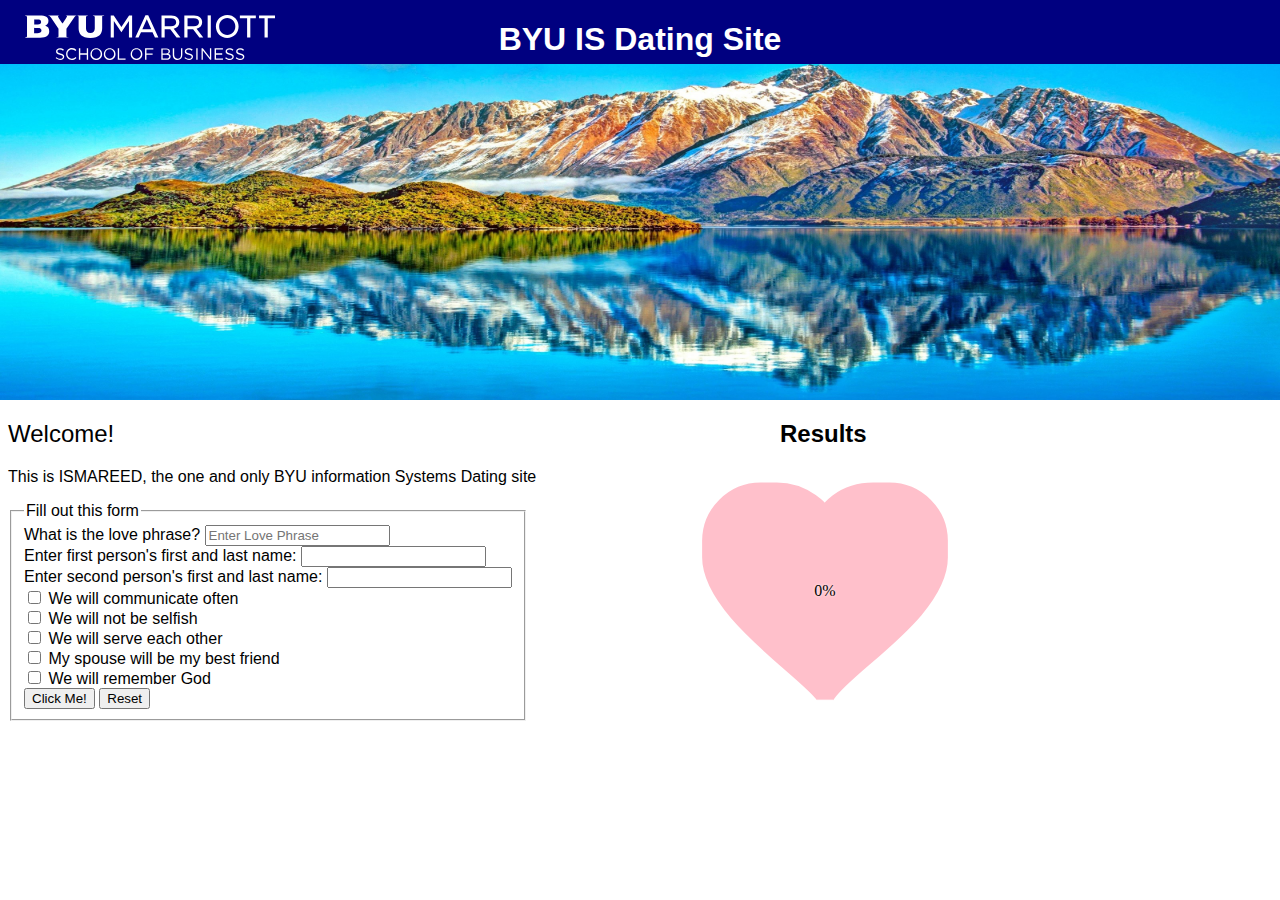
<file: ISMAREED/project1.html>
<!DOCTYPE html>
<html lang="en">
<head>
    <meta charset="UTF-8">
    <meta name="viewport" content="width=device-width, initial-scale=1.0">
    <title>Document</title>
    <link rel="stylesheet" type="text/css" href="loading-bar.css"/>
    <script type="text/javascript" src="loading-bar.js"></script>
    <style>
        .header {
            position: absolute;
            top: 0px;
            left: 0px;
            right: 0px;
            background-color: navy;
            width: 100%;
            z-index: -1;
        }
        .logo {
            margin-top: 15px;
            margin-left: 25px;
            width: 250px;
        }
        .welcome {
            text-align: center;
            font-family:'Segoe UI', Tahoma, Geneva, Verdana, sans-serif;
            color: white;
            text-shadow: black;
            text-decoration: black;
            outline-color: black;
        }
        .h2 {font-family: 'Franklin Gothic Medium', 'Arial Narrow', Arial, sans-serif;
            font-weight: lighter;
        }
        .paragraph {
            font-family:'Segoe UI', Tahoma, Geneva, Verdana, sans-serif;
        }
        .bg-img {
            background-image: "tannerbldgpic.jpg";
            background-size: cover;
            -ms-background-position-x: center;
            -ms-background-position-y: bottom;
            background-position: center bottom;
            text-align: center;
            position: absolute;
            left: 0px;
            right: 0px;
            width: 100%;
            height: 350px;
            z-index: -2;
            top: 25px;
        }
        .form {
            position: absolute;;
            top: 400px;
            font-family: 'Segoe UI', Tahoma, Geneva, Verdana, sans-serif;
        }
        .heart {
            position: absolute;
            top: 450px;
            left: 700px
            
        }
        .results {
            position: absolute;;
            top: 400px;
            left: 780px;
            font-family: 'Segoe UI', Tahoma, Geneva, Verdana, sans-serif;
        }
        .message{
            position: absolute;
            top: 700px;
            left: 780px;
        }
        
    </style>
    <script>
       
       
        function calculate() {
            var bar1 = new ldBar("#myItem1");
            
            var sLovePhrase = document.getElementById("lovePhrase").value;
            var sName1 = document.getElementById("name1").value;
            var sName2 = document.getElementById("name2").value;
            var iFactor = 1;
            var abCheckbox = [];
            sLovePhrase = sLovePhrase.toLowerCase();
            sName1 = sName1.toLowerCase();
            sName2 = sName2.toLowerCase();
            sLovePhrase = sLovePhrase.replace(/ /g, "");
            var sNamePamoja = sName1.replace(/ /g, "") + sName2.replace(/ /g, "");
            var iLoveCount = 0;
            var iPower; 

            if (sNamePamoja !== "" && sLovePhrase !== ""){
                for (let i = 1; i <= 5; i++) {
                    if (document.getElementById("checkbox" + i).checked == true) {
                        abCheckbox.push(true); 
                        if (i == 5) {
                            iFactor += 0.5
                        }   
                        else {
                            iFactor += 0.25
                        }
                    }
                    else {
                        abCheckbox.push(false);
                    }
                }

                for (let i = 0; i < sLovePhrase.length; i++) {
                    for(let j = 0; j < sNamePamoja.length; j++){
                        if (sLovePhrase.charAt(i) == sNamePamoja.charAt(j)){
                            iLoveCount++;
                        }
                    }
                }
                iPower = Math.ceil(((iLoveCount / sLovePhrase.length) * 22) * iFactor);
                bar1.set(iPower);
            }
            else {
                alert("Please enter names and a love phrase!");
                document.getElementById("lovePhrase").focus();
            }
            if (iPower >= 100) {
                document.getElementById("output").innerHTML = "Perfect Marriage!";
            }
            else if (iPower >= 85){
                document.getElementById("output").innerHTML = "Get Married!";
            }
            else if (iPower >= 70){
                document.getElementById("output").innerHTML = "It might work!";
            }
            else {
                document.getElementById("output").innerHTML = "Keep trying!";
            }
        }

            // Sets the hearts fill to 0 and the focus to the love phrase input box
        function onLoad() {
            startBar();
            document.getElementById("lovePhrase").focus;
        }

            // Sets the heart fill to 0
        function startBar() {
            var bar1 = new ldBar("#myItem1");
            bar1.set(0);
        }
        function reset(){
            document.getElementById("lovePhrase").value = "";
            document.getElementById("name1").value = "";
            document.getElementById("name2").value = "";
            document.getElementById("checkbox1").checked = false;
            document.getElementById("checkbox2").checked = false;
            document.getElementById("checkbox3").checked = false;
            document.getElementById("checkbox4").checked = false;
            document.getElementById("checkbox5").checked = false;
            onLoad();
        }        

    </script>
</head>
<body onload="onLoad()">
    <div class="header">
        <a href="https://marriottschool.byu.edu/infosys/" alt="Marriot School banner" >
            <img src="msb_logo_primary_centered_white.svg" class="logo">
        </a>
    </div>
    <div class="bg-img">
        <img class="bg-img" src="mountains.jpg">
    </div>
    <div>
        <h1 class="welcome">BYU IS Dating Site</h1>
    </div>
        <br>
        <br>
        <br>
    <div class="form">
        <h2 class="h2">Welcome!</h2>
        <p class="paragraph">
            This is ISMAREED, the one and only BYU information Systems Dating site
        </p>
   
        <fieldset style="width:fit-content;">
            <legend>Fill out this form</legend>
            <label for="lovePhrase">What is the love phrase? </label>
            <input type="text" id="lovePhrase" placeholder="Enter Love Phrase">
            <br>
            <label for="name1">Enter first person's first and last name: </label>
            <input type= "text" id="name1">
            <br>
            <label for="name2">Enter second person's first and last name: </label>
            <input type= "text" id="name2">
            <br>
            <input type="checkbox" id="checkbox1">
            <label for="checkbox1"> We will communicate often</label>
            <br>
            <input type="checkbox" id="checkbox2">
            <label for="checkbox2"> We will not be selfish</label>
            <br>
            <input type="checkbox" id="checkbox3">
            <label for="checkbox3"> We will serve each other</label>
            <br>
            <input type="checkbox" id="checkbox4">
            <label for="checkbox4"> My spouse will be my best friend</label>
            <br>
            <input type="checkbox" id="checkbox5">
            <label for="checkbox5"> We will remember God</label>
            <br>
            <button type="button" id="calculate" onclick="calculate()">Click Me!</button>
            <button type="button" id="reset" onclick="reset()">Reset</button>
        </fieldset>
    </div>
    <br><br>
    <div>
        <h2 class="results">Results</h2>
        <p id="myItem1" class="ldbar label-center heart" class="heart" style="width:250px;height:250px;"></p>
        <p id="output" class="message"></p>
    </div>
</body>
</html>
</file>
<file: guessthatsong/styles.css>
/*you're working on moving stuff to the middle of the page*/
.button {
    position: relative;
    font-family: monospace ;
    background-color:white;/* Green */
    -webkit-text-fill-color:white; /* Will override color (regardless of order) */
    -webkit-text-stroke-width: 1px;
    -webkit-text-stroke-color: black;
    padding: 20px;
    border-radius: 12px;
    text-align: center;
    text-decoration: none;
    font-size: 16px;
    margin: 4px 2px;
    cursor: pointer;
    
}

header {
    position: relative;
    color: rgba(15, 12, 12, 0.856);
    text-align: left;
    -webkit-text-fill-color: black; /* Will override color (regardless of order) */
    -webkit-text-stroke-width: 1px;
    -webkit-text-stroke-color: white;
    
}



body {
    background-image: url(images/guessTheSong.png);
    background-repeat: no-repeat;
    background-attachment: fixed;
    background-position: center;
    background-color: black;
    font-family: 'Courier New', Courier, monospace;
    font-size: 16px;  
    color: white;
    -webkit-text-fill-color: black; /* Will override color (regardless of order) */
    -webkit-text-stroke-width: 1px;
    -webkit-text-stroke-color: white;
}
.welcome{
    text-align: center;
    font-size: 30px;
    color: white;
}

.directions {
    text-align: justify; 
}

.titleDisplay {
    text-align: center;
    font-size: 25px;
    
    
}

.inputText {
    -webkit-text-fill-color: black; /* Will override color (regardless of order) */
    -webkit-text-stroke-width: 1px;
    -webkit-text-stroke-color:black;
}

.mainFieldset {
    position: absolute;
    top: 300px;
    right: 10px;
}
</file>
<file: guessthatsong/styles++.css>
body {
    background-image: none;
    background-image: url(images/guessTheSong.png);
    background-repeat: no-repeat;
    background-attachment: fixed;
    background-position: center;
  }
h1 {
    -webkit-text-fill-color: white; /* Will override color (regardless of order) */
    -webkit-text-stroke-width: 1px;
    -webkit-text-stroke-color:white;
}
</file>
<file: ISMAREED/loading-bar.css>
.ldBar {
  position: relative;
}
.ldBar.label-center > .ldBar-label {
  position: absolute;
  top: 50%;
  left: 50%;
  -webkit-transform: translate(-50%, -50%);
  transform: translate(-50%, -50%);
  text-shadow: 0 0 3px #fff;
}
.ldBar-label:after {
  content: "%";
  display: inline;
}
.ldBar.no-percent .ldBar-label:after {
  content: "";
}
</file>
<file: css/small-business.css>
/*!
 * Start Bootstrap - Small Business (https://startbootstrap.com/template/small-business)
 * Copyright 2013-2020 Start Bootstrap
 * Licensed under MIT (https://github.com/StartBootstrap/startbootstrap-small-business/blob/master/LICENSE)
 */
body {
  padding-top: 56px;
}
.carousel-item {
  height: 65vh;
  min-height: 350px;
  background: no-repeat center center scroll;
  -webkit-background-size: cover;
  -moz-background-size: cover;
  -o-background-size: cover;
  background-size: cover;
}

.card-img--contain {
  width: 100%;
  height: 12vh;
  object-fit: contain;
}

.card-title {
  text-align: center;
}

.outline-text--black {
  text-shadow: 4px 4px 8px black;
}
</file>
